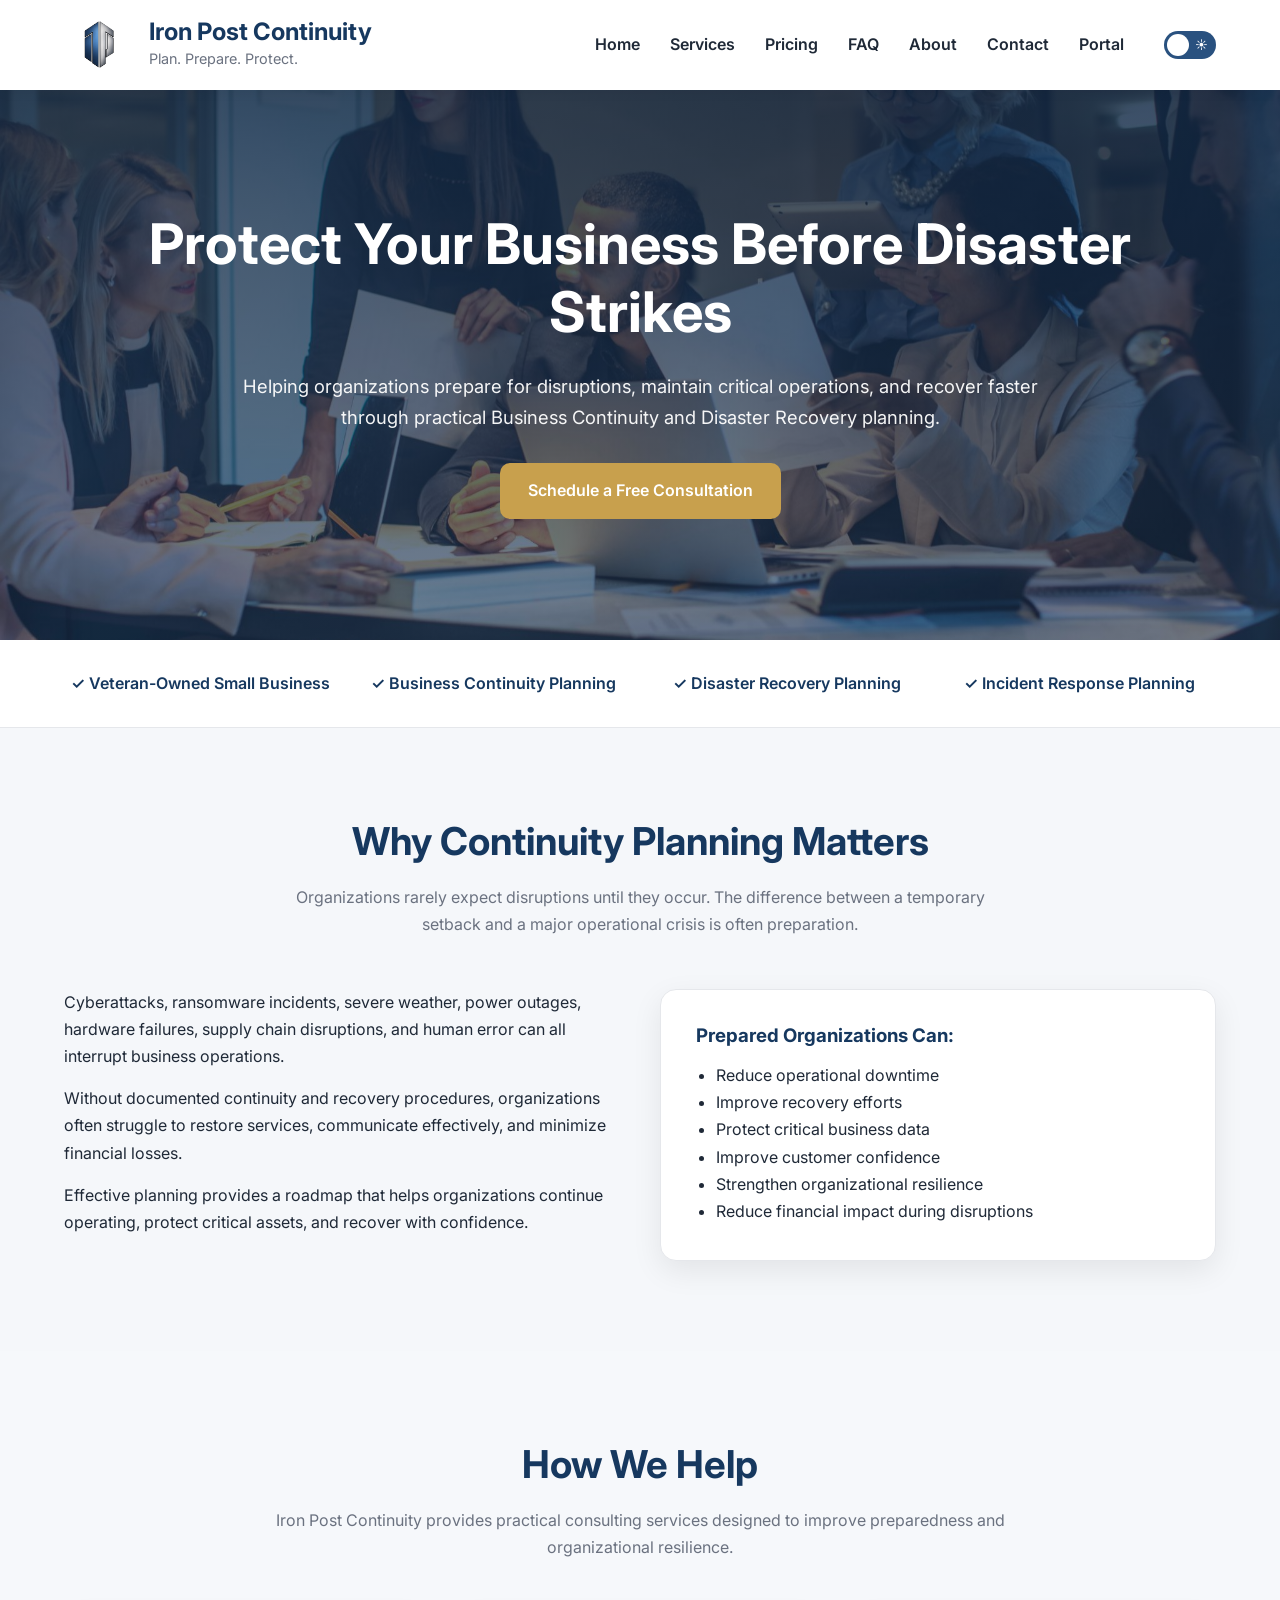
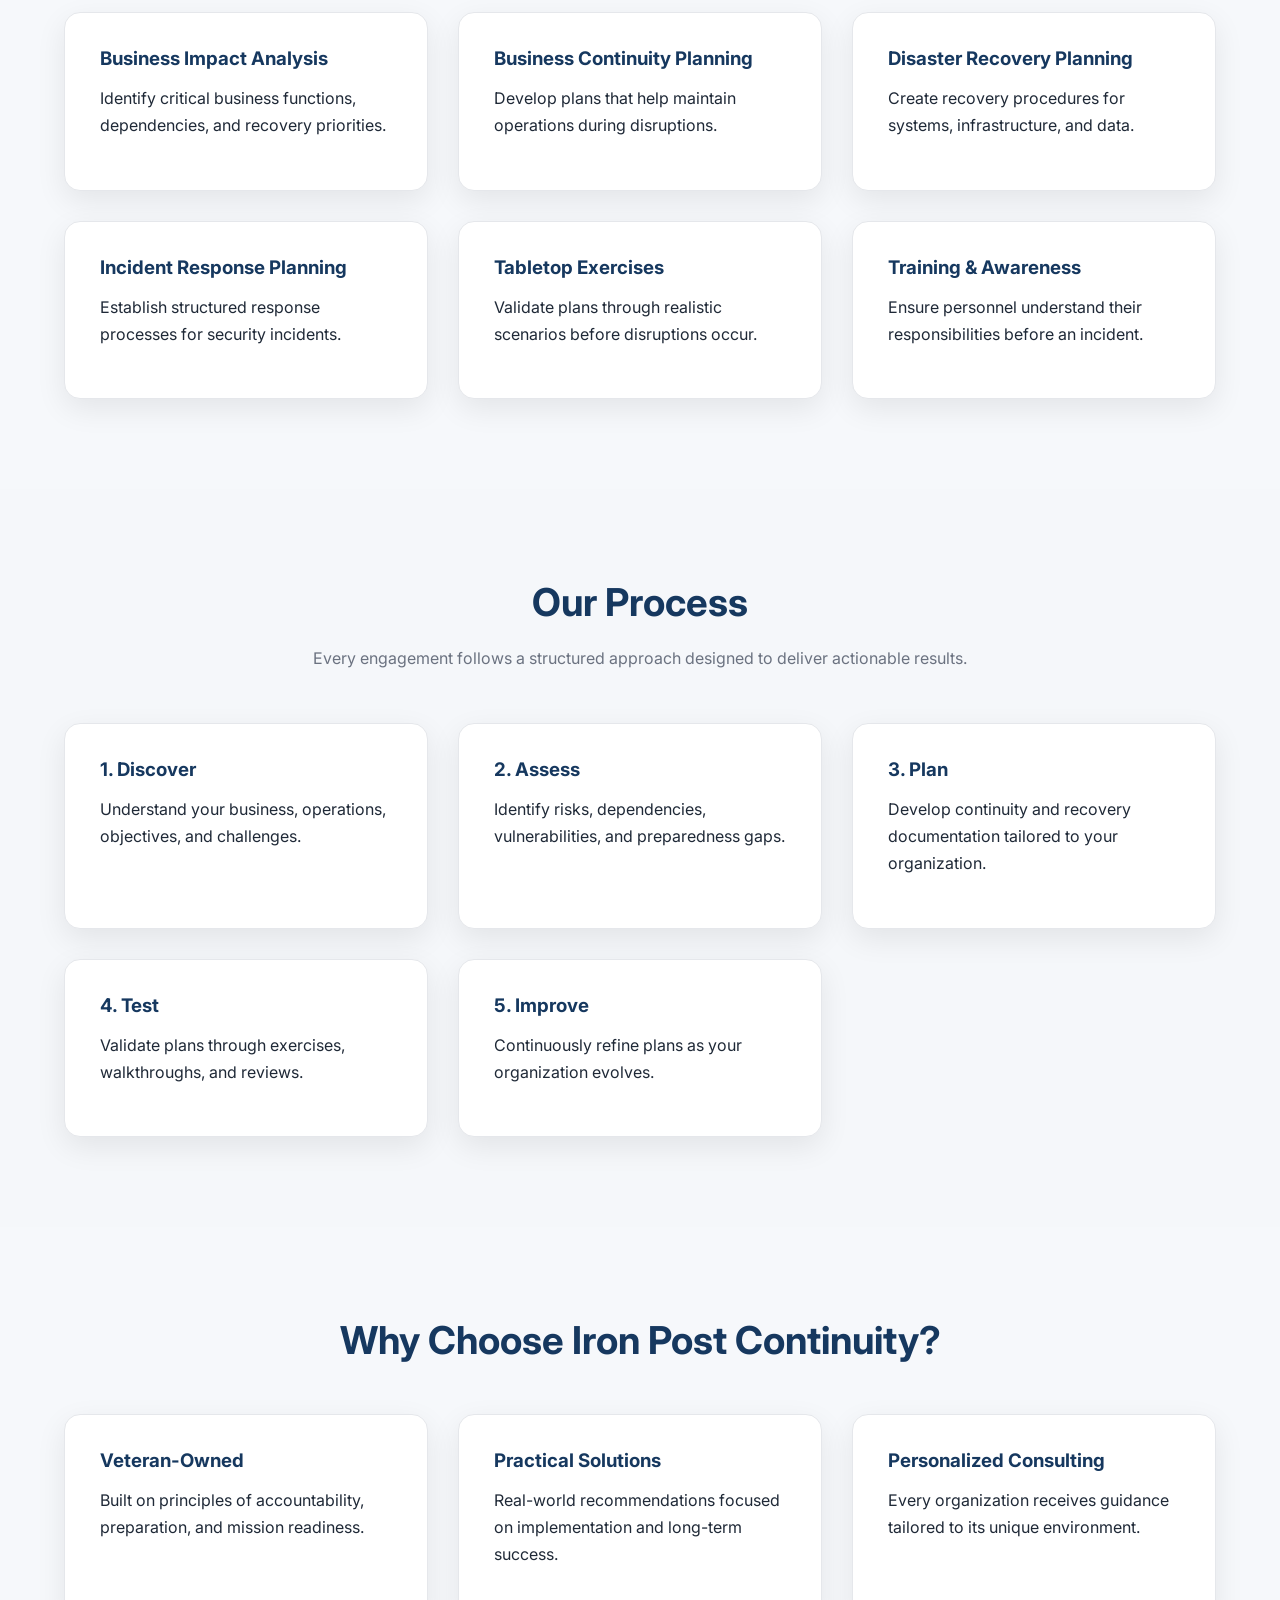
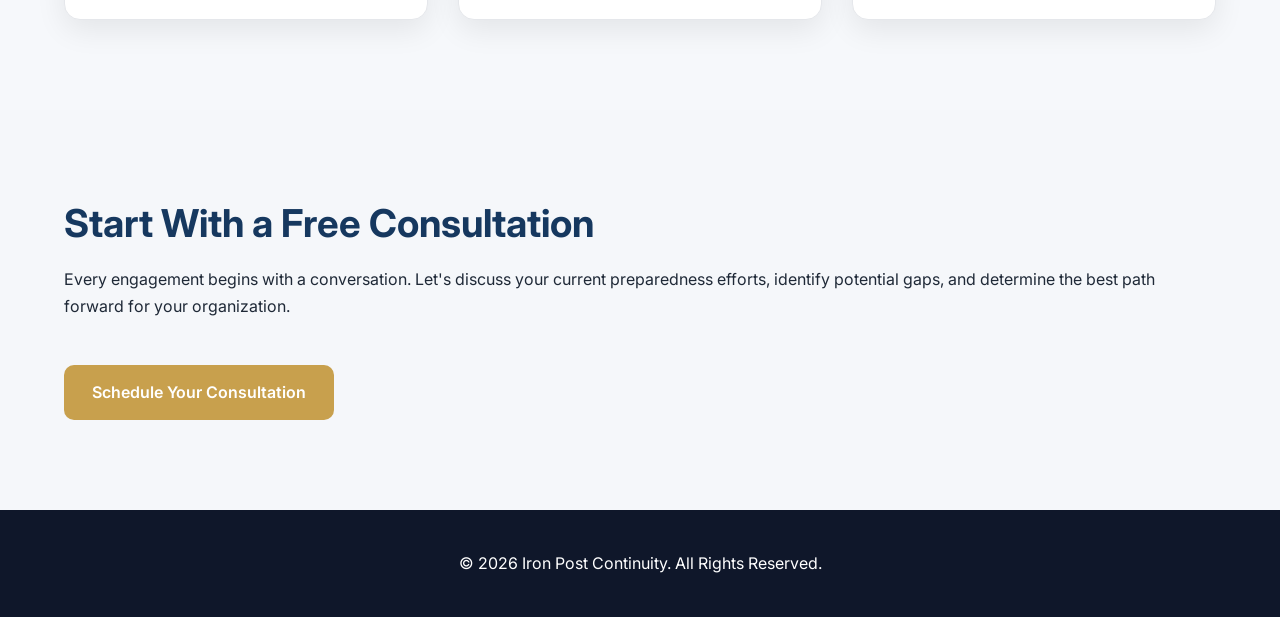
<file: index.html>
<!DOCTYPE html>

<html lang="en">
<head>
    <meta charset="UTF-8">
    <meta name="viewport" content="width=device-width, initial-scale=1.0">
    <title>Iron Post Continuity | Business Continuity & Disaster Recovery Consulting</title>
    <link rel="icon" type="image/png" href="images/favicon.ico">

<link rel="stylesheet" href="css/styles.css">

<link rel="preconnect" href="https://fonts.googleapis.com">
<link rel="preconnect" href="https://fonts.gstatic.com" crossorigin>

<link href="https://fonts.googleapis.com/css2?family=Inter:wght@300;400;500;600;700&display=swap" rel="stylesheet">


</head>

<body>

<header>
    <div class="container nav-container">


    <a href="index.html" class="logo-container">

        <img src="images/logo.png"
             alt="Iron Post Continuity Logo"
             class="logo">

        <div>
            <h1>Iron Post Continuity</h1>
            <p>Plan. Prepare. Protect.</p>
        </div>

    </a>

    <nav>
        <ul>
            <li><a href="index.html">Home</a></li>
            <li><a href="services.html">Services</a></li>
            <li><a href="pricing.html">Pricing</a></li>
            <li><a href="faq.html">FAQ</a></li>
            <li><a href="about.html">About</a></li>
            <li><a href="contact.html">Contact</a></li>
			<li><a href="portal.html">Portal</a></li>
            <li>
                <label class="theme-switch">
                    <input type="checkbox" id="theme-toggle">
                    <span class="slider"></span>
                </label>
            </li>
        </ul>
    </nav>

</div>


</header>

<section class="hero home-hero">


<div class="container hero-content">

    <h2>Protect Your Business Before Disaster Strikes</h2>

    <p>
        Helping organizations prepare for disruptions, maintain
        critical operations, and recover faster through practical
        Business Continuity and Disaster Recovery planning.
    </p>

    <a href="contact.html" class="btn">
        Schedule a Free Consultation
    </a>

</div>


</section>

<section class="trust-bar">


<div class="container trust-grid">

    <div>✓ Veteran-Owned Small Business</div>

    <div>✓ Business Continuity Planning</div>

    <div>✓ Disaster Recovery Planning</div>

    <div>✓ Incident Response Planning</div>

</div>


</section>

<section class="section-light">


<div class="container">

    <div class="section-heading">

        <h2>Why Continuity Planning Matters</h2>

        <p>
            Organizations rarely expect disruptions until they occur.
            The difference between a temporary setback and a major
            operational crisis is often preparation.
        </p>

    </div>

    <div class="two-column-grid">

        <div>

            <p>
                Cyberattacks, ransomware incidents, severe weather,
                power outages, hardware failures, supply chain
                disruptions, and human error can all interrupt
                business operations.
            </p>

            <p>
                Without documented continuity and recovery procedures,
                organizations often struggle to restore services,
                communicate effectively, and minimize financial losses.
            </p>

            <p>
                Effective planning provides a roadmap that helps
                organizations continue operating, protect critical
                assets, and recover with confidence.
            </p>

        </div>

        <div class="card">

            <h3>Prepared Organizations Can:</h3>

            <ul>
                <li>Reduce operational downtime</li>
                <li>Improve recovery efforts</li>
                <li>Protect critical business data</li>
                <li>Improve customer confidence</li>
                <li>Strengthen organizational resilience</li>
                <li>Reduce financial impact during disruptions</li>
            </ul>

        </div>

    </div>

</div>


</section>

<section class="section-dark">


<div class="container">

    <div class="section-heading">

        <h2>How We Help</h2>

        <p>
            Iron Post Continuity provides practical consulting
            services designed to improve preparedness and
            organizational resilience.
        </p>

    </div>

    <div class="cards-grid">

        <div class="card">
            <h3>Business Impact Analysis</h3>
            <p>
                Identify critical business functions,
                dependencies, and recovery priorities.
            </p>
        </div>

        <div class="card">
            <h3>Business Continuity Planning</h3>
            <p>
                Develop plans that help maintain
                operations during disruptions.
            </p>
        </div>

        <div class="card">
            <h3>Disaster Recovery Planning</h3>
            <p>
                Create recovery procedures for
                systems, infrastructure, and data.
            </p>
        </div>

        <div class="card">
            <h3>Incident Response Planning</h3>
            <p>
                Establish structured response
                processes for security incidents.
            </p>
        </div>

        <div class="card">
            <h3>Tabletop Exercises</h3>
            <p>
                Validate plans through realistic
                scenarios before disruptions occur.
            </p>
        </div>

        <div class="card">
            <h3>Training & Awareness</h3>
            <p>
                Ensure personnel understand their
                responsibilities before an incident.
            </p>
        </div>

    </div>

</div>


</section>

<section class="section-light">


<div class="container">

    <div class="section-heading">

        <h2>Our Process</h2>

        <p>
            Every engagement follows a structured approach
            designed to deliver actionable results.
        </p>

    </div>

    <div class="cards-grid">

        <div class="card">
            <h3>1. Discover</h3>
            <p>
                Understand your business, operations,
                objectives, and challenges.
            </p>
        </div>

        <div class="card">
            <h3>2. Assess</h3>
            <p>
                Identify risks, dependencies,
                vulnerabilities, and preparedness gaps.
            </p>
        </div>

        <div class="card">
            <h3>3. Plan</h3>
            <p>
                Develop continuity and recovery
                documentation tailored to your organization.
            </p>
        </div>

        <div class="card">
            <h3>4. Test</h3>
            <p>
                Validate plans through exercises,
                walkthroughs, and reviews.
            </p>
        </div>

        <div class="card">
            <h3>5. Improve</h3>
            <p>
                Continuously refine plans as your
                organization evolves.
            </p>
        </div>

    </div>

</div>


</section>

<section class="section-dark">


<div class="container">

    <div class="section-heading">

        <h2>Why Choose Iron Post Continuity?</h2>

    </div>

    <div class="cards-grid">

        <div class="card">

            <h3>Veteran-Owned</h3>

            <p>
                Built on principles of accountability,
                preparation, and mission readiness.
            </p>

        </div>

        <div class="card">

            <h3>Practical Solutions</h3>

            <p>
                Real-world recommendations focused on
                implementation and long-term success.
            </p>

        </div>

        <div class="card">

            <h3>Personalized Consulting</h3>

            <p>
                Every organization receives guidance
                tailored to its unique environment.
            </p>

        </div>

    </div>

</div>


</section>

<section class="cta-section">


<div class="container">

    <h2>Start With a Free Consultation</h2>

    <p>
        Every engagement begins with a conversation.
        Let's discuss your current preparedness efforts,
        identify potential gaps, and determine the best
        path forward for your organization.
    </p>

    <a href="contact.html" class="btn">
        Schedule Your Consultation
    </a>

</div>


</section>

<footer>


<div class="container">

    <p>
        © 2026 Iron Post Continuity. All Rights Reserved.
    </p>

</div>


</footer>

</body>
<script>
document.addEventListener('DOMContentLoaded', () => {

    const toggle = document.getElementById('theme-toggle');

    if (localStorage.getItem('theme') === 'dark') {
        document.body.classList.add('dark-mode');
        toggle.checked = true;
    }

    toggle.addEventListener('change', () => {

        if (toggle.checked) {
            document.body.classList.add('dark-mode');
            localStorage.setItem('theme', 'dark');
        } else {
            document.body.classList.remove('dark-mode');
            localStorage.setItem('theme', 'light');
        }

    });

});
</script>
</html>
</file>
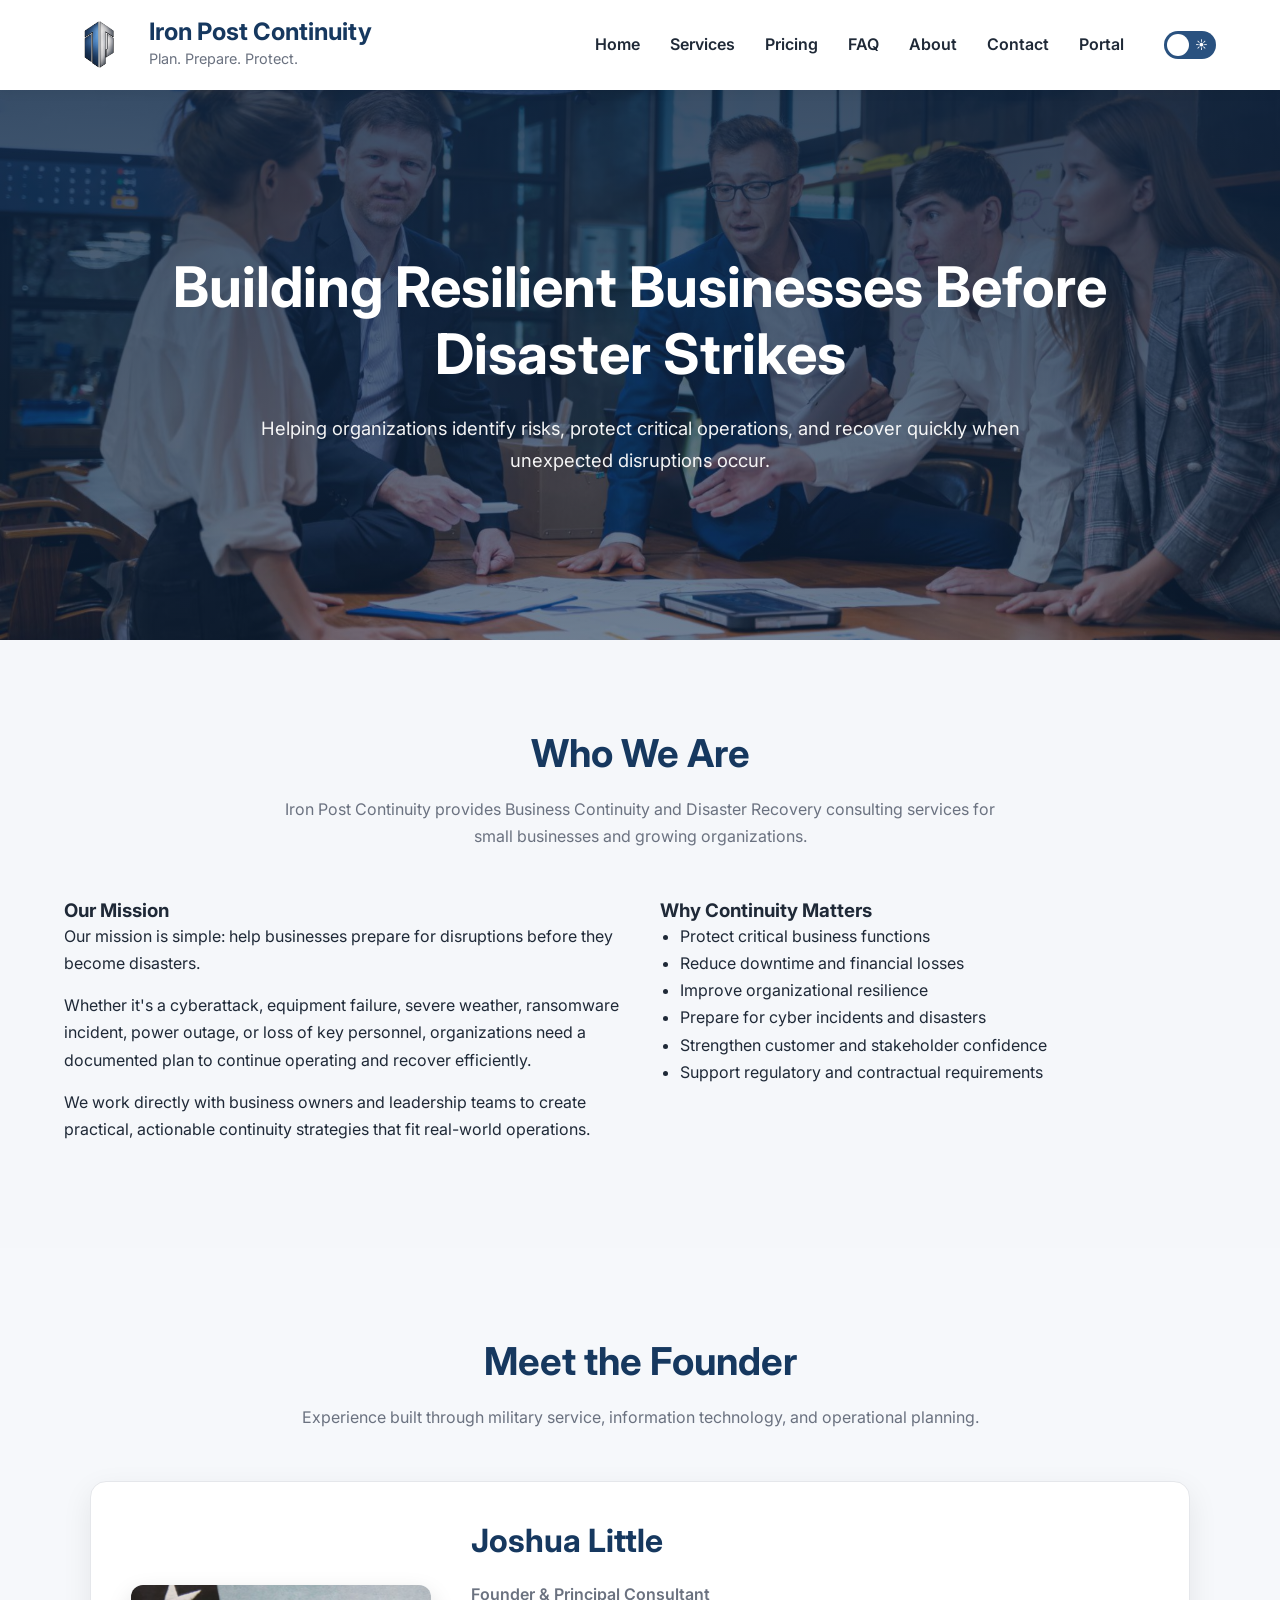
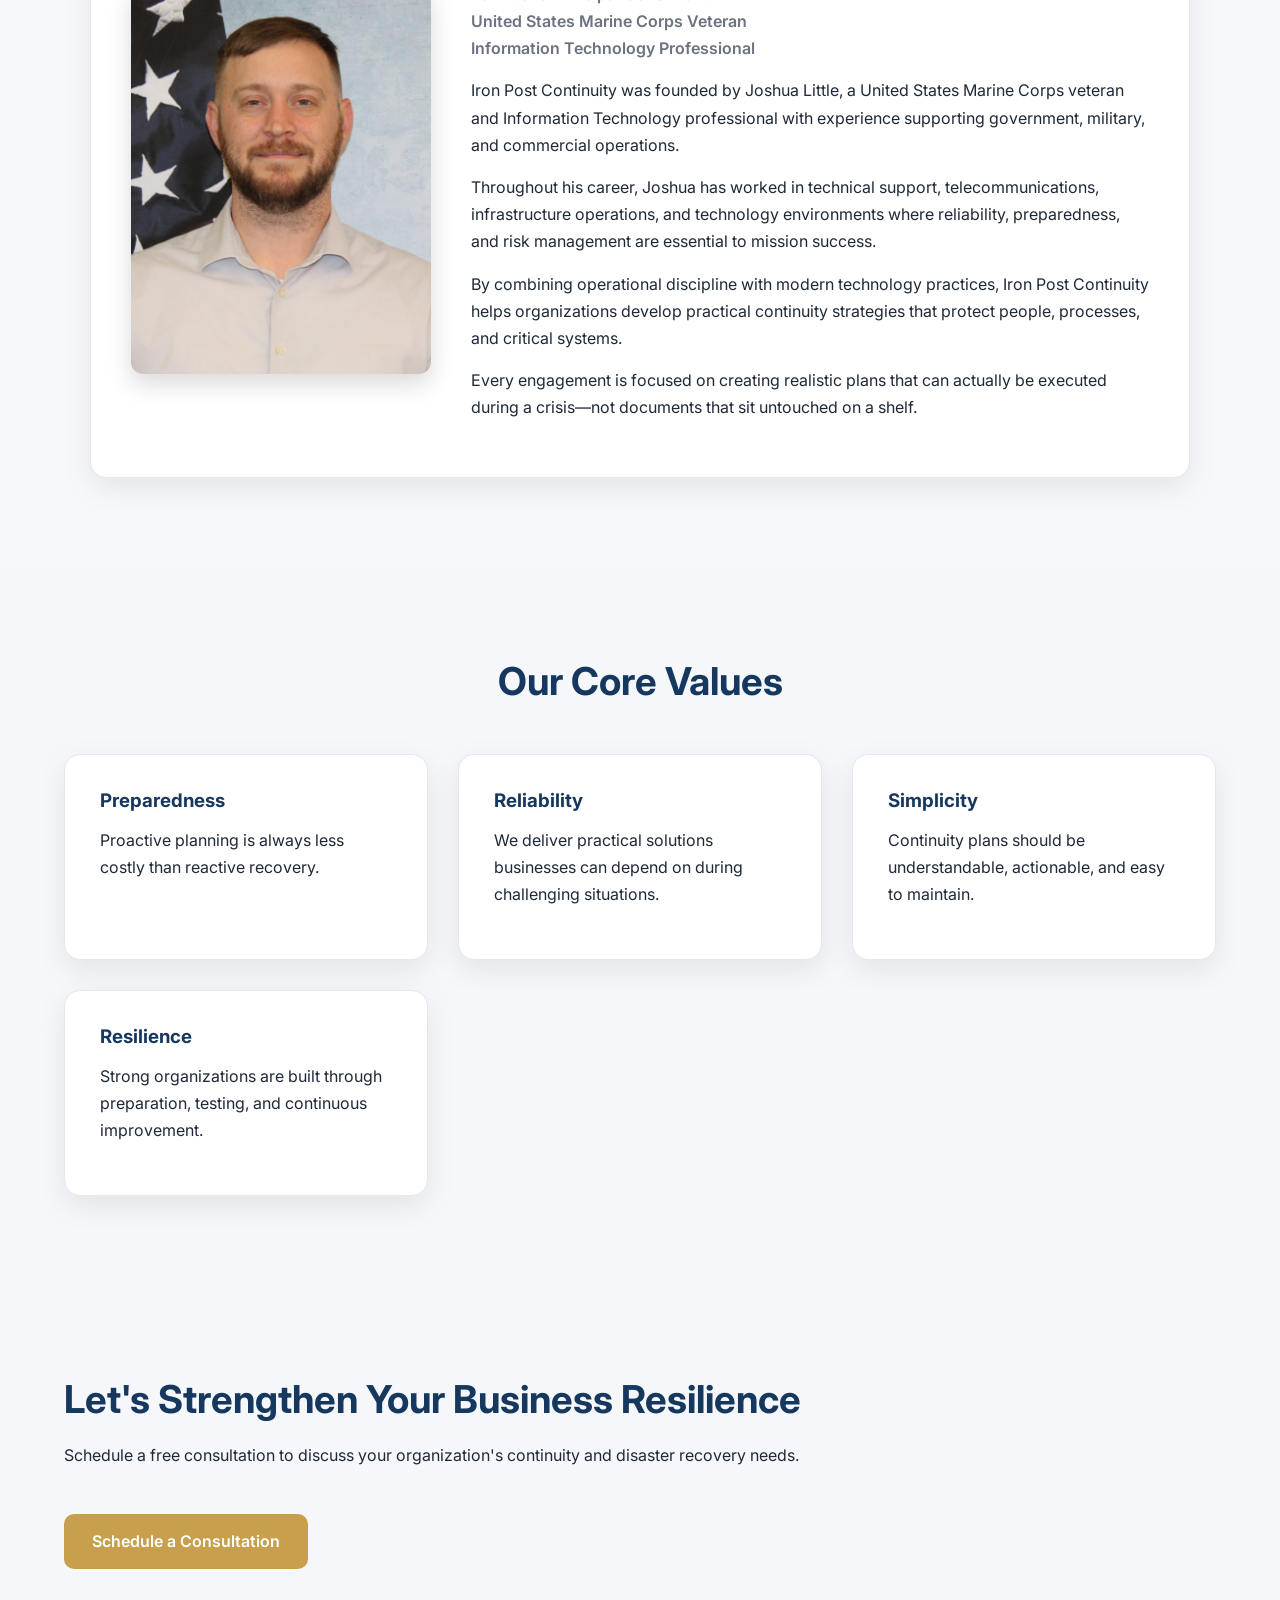
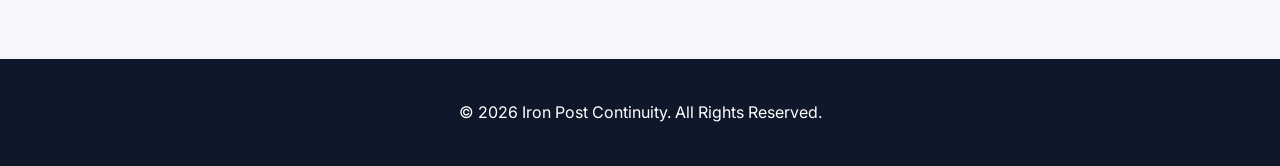
<file: about.html>
<!DOCTYPE html>
<html lang="en">
<head>
    <meta charset="UTF-8">
    <meta name="viewport" content="width=device-width, initial-scale=1.0">
    <title>About Us | Iron Post Continuity</title>
    <link rel="icon" type="image/png" href="images/favicon.ico">
    <link rel="stylesheet" href="css/styles.css">
    <link rel="preconnect" href="https://fonts.googleapis.com">
    <link rel="preconnect" href="https://fonts.gstatic.com" crossorigin>
    <link href="https://fonts.googleapis.com/css2?family=Inter:wght@300;400;500;600;700&display=swap" rel="stylesheet">

</head>
<body>

    <!-- Navigation -->
    <header>
        <div class="container nav-container">
        <a href="index.html" class="logo-container">
            <img src="images/logo.png"
                 alt="Iron Post Continuity Logo"
                 class="logo">

            <div>
                <h1>Iron Post Continuity</h1>
                <p>Plan. Prepare. Protect.</p>
            </div>
        </a>

            <nav>
                <ul>
                    <li><a href="index.html">Home</a></li>
                    <li><a href="services.html">Services</a></li>
                    <li><a href="pricing.html">Pricing</a></li>
                    <li><a href="faq.html">FAQ</a></li>
                    <li><a href="about.html">About</a></li>
                    <li><a href="contact.html">Contact</a></li>
					<li><a href="portal.html">Portal</a></li>
					<li>
                		<label class="theme-switch">
                    		<input type="checkbox" id="theme-toggle">
                    		<span class="slider"></span>
                		</label>
            		</li>
                </ul>
            </nav>
        </div>
    </header>

    <!-- Hero -->
    <section class="page-hero about-hero">
        <div class="container">
            <h2>Building Resilient Businesses Before Disaster Strikes</h2>
            <p>
                Helping organizations identify risks, protect critical operations,
                and recover quickly when unexpected disruptions occur.
            </p>
        </div>
    </section>

    <!-- About Company -->
    <section class="section-light">
        <div class="container">

            <div class="section-heading">
                <h2>Who We Are</h2>
                <p>
                    Iron Post Continuity provides Business Continuity and Disaster Recovery
                    consulting services for small businesses and growing organizations.
                </p>
            </div>

            <div class="two-column-grid">

                <div>
                    <h3>Our Mission</h3>
                    <p>
                        Our mission is simple: help businesses prepare for disruptions
                        before they become disasters.
                    </p>

                    <p>
                        Whether it's a cyberattack, equipment failure, severe weather,
                        ransomware incident, power outage, or loss of key personnel,
                        organizations need a documented plan to continue operating and
                        recover efficiently.
                    </p>

                    <p>
                        We work directly with business owners and leadership teams to
                        create practical, actionable continuity strategies that fit
                        real-world operations.
                    </p>
                </div>

                <div>
                    <h3>Why Continuity Matters</h3>

                    <ul class="feature-list">
                        <li>Protect critical business functions</li>
                        <li>Reduce downtime and financial losses</li>
                        <li>Improve organizational resilience</li>
                        <li>Prepare for cyber incidents and disasters</li>
                        <li>Strengthen customer and stakeholder confidence</li>
                        <li>Support regulatory and contractual requirements</li>
                    </ul>
                </div>

            </div>
        </div>
    </section>

    <!-- Founder Section -->
	<section class="section-dark">

		<div class="container">

			<div class="section-heading">
				<h2>Meet the Founder</h2>

				<p>
					Experience built through military service,
					information technology, and operational planning.
				</p>
			</div>

			<div class="founder-card">
	
				<div class="founder-image">
	
					<img
						src="images/joshlittle.jpg"
						alt="Joshua Little">

				</div>

				<div class="founder-content">

					<h3>Joshua Little</h3>
					<p class="founder-title">
						Founder & Principal Consultant<br>
						United States Marine Corps Veteran<br>
						Information Technology Professional
					</p>
					<p>
						Iron Post Continuity was founded by Joshua Little,
						a United States Marine Corps veteran and Information
						Technology professional with experience supporting
						government, military, and commercial operations.
					</p>

					<p>
						Throughout his career, Joshua has worked in technical
						support, telecommunications, infrastructure operations,
						and technology environments where reliability,
						preparedness, and risk management are essential
						to mission success.
					</p>

					<p>
						By combining operational discipline with modern
						technology practices, Iron Post Continuity helps
						organizations develop practical continuity strategies
						that protect people, processes, and critical systems.
					</p>

					<p>
						Every engagement is focused on creating realistic plans
						that can actually be executed during a crisis—not
						documents that sit untouched on a shelf.
					</p>

				</div>

			</div>

		</div>

	</section>

    <!-- Values -->
    <section class="section-light">
        <div class="container">

            <div class="section-heading">
                <h2>Our Core Values</h2>
            </div>

            <div class="cards-grid">

                <div class="card">
                    <h3>Preparedness</h3>
                    <p>
                        Proactive planning is always less costly than reactive recovery.
                    </p>
                </div>

                <div class="card">
                    <h3>Reliability</h3>
                    <p>
                        We deliver practical solutions businesses can depend on during
                        challenging situations.
                    </p>
                </div>

                <div class="card">
                    <h3>Simplicity</h3>
                    <p>
                        Continuity plans should be understandable, actionable, and easy
                        to maintain.
                    </p>
                </div>

                <div class="card">
                    <h3>Resilience</h3>
                    <p>
                        Strong organizations are built through preparation, testing,
                        and continuous improvement.
                    </p>
                </div>

            </div>

        </div>
    </section>

    <!-- CTA -->
    <section class="cta-section">
        <div class="container">
            <h2>Let's Strengthen Your Business Resilience</h2>

            <p>
                Schedule a free consultation to discuss your organization's continuity
                and disaster recovery needs.
            </p>

            <a href="contact.html" class="btn">
                Schedule a Consultation
            </a>
        </div>
    </section>

    <!-- Footer -->
    <footer>
        <div class="container">
            <p>
                © 2026 Iron Post Continuity. All Rights Reserved.
            </p>
        </div>
    </footer>

</body>
<script>
document.addEventListener('DOMContentLoaded', () => {

    const toggle = document.getElementById('theme-toggle');

    if (localStorage.getItem('theme') === 'dark') {
        document.body.classList.add('dark-mode');
        toggle.checked = true;
    }

    toggle.addEventListener('change', () => {

        if (toggle.checked) {
            document.body.classList.add('dark-mode');
            localStorage.setItem('theme', 'dark');
        } else {
            document.body.classList.remove('dark-mode');
            localStorage.setItem('theme', 'light');
        }

    });

});
</script>
</html>
</file>
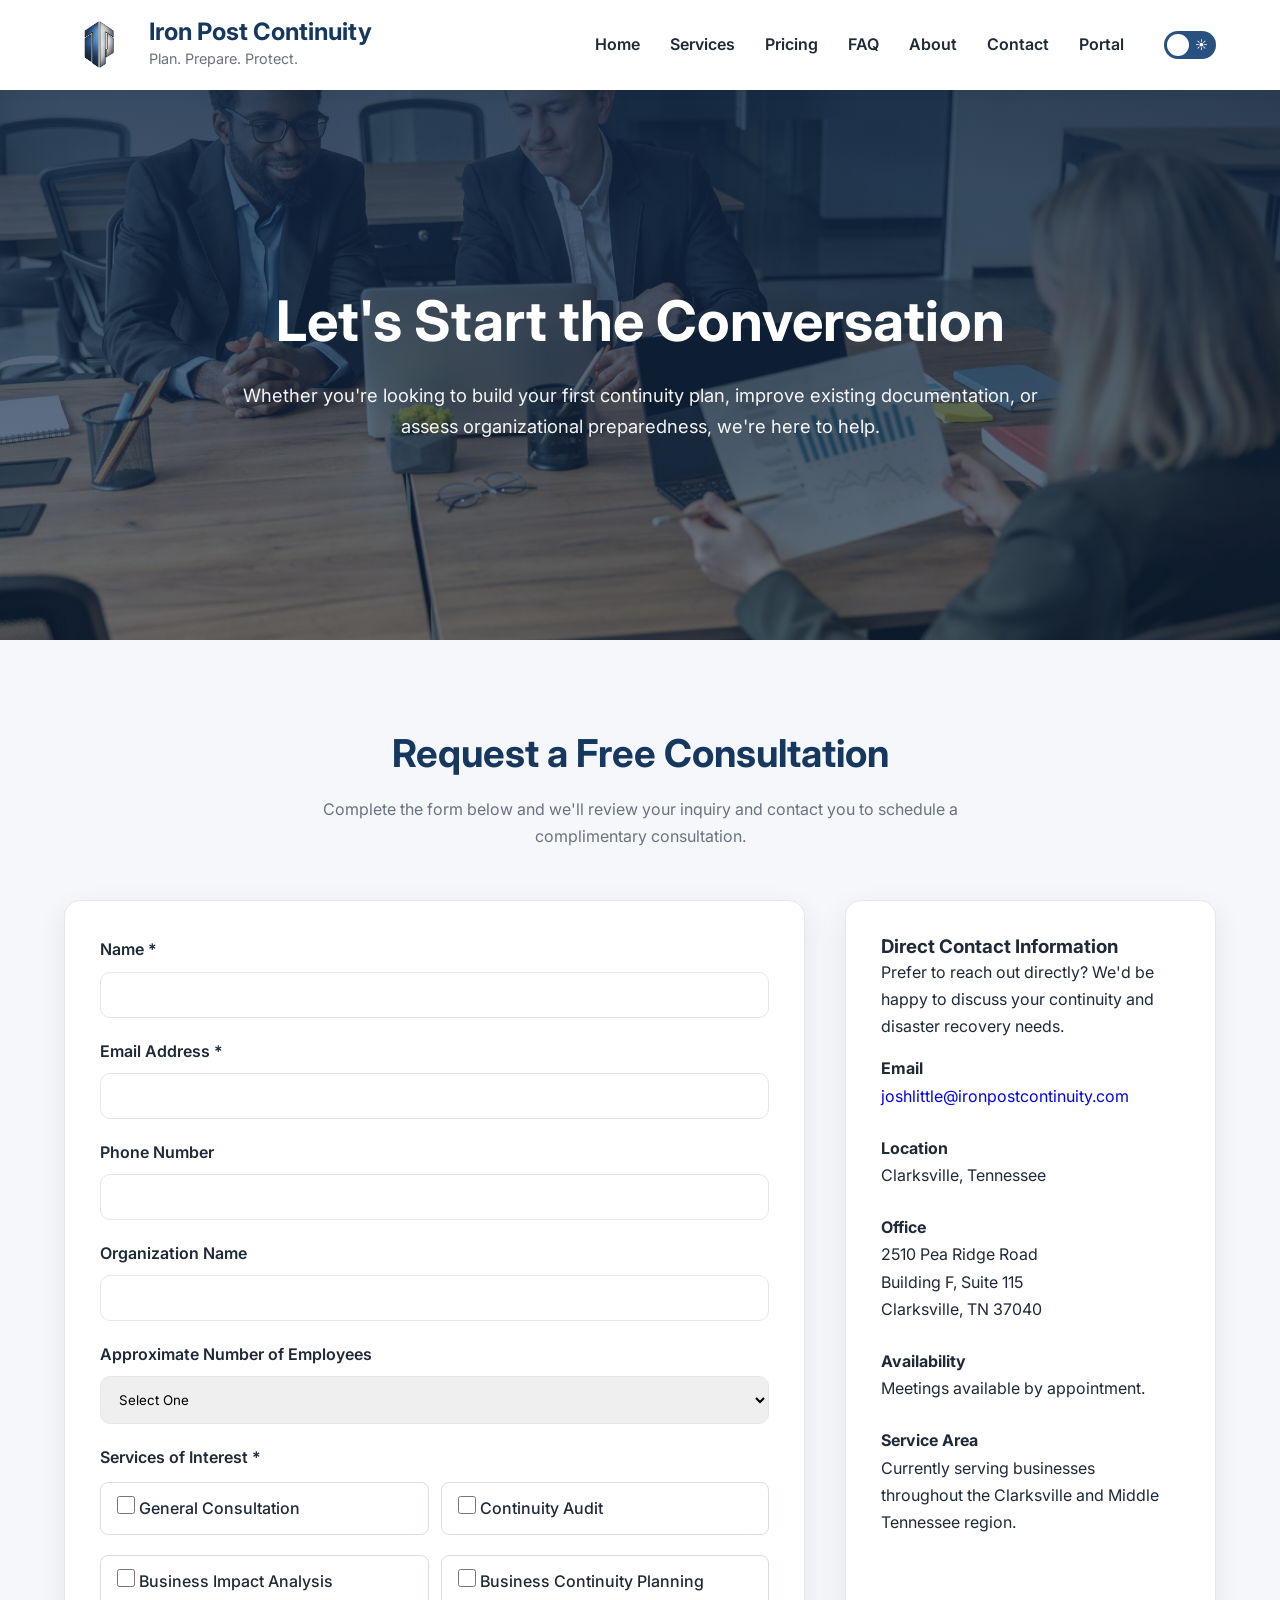
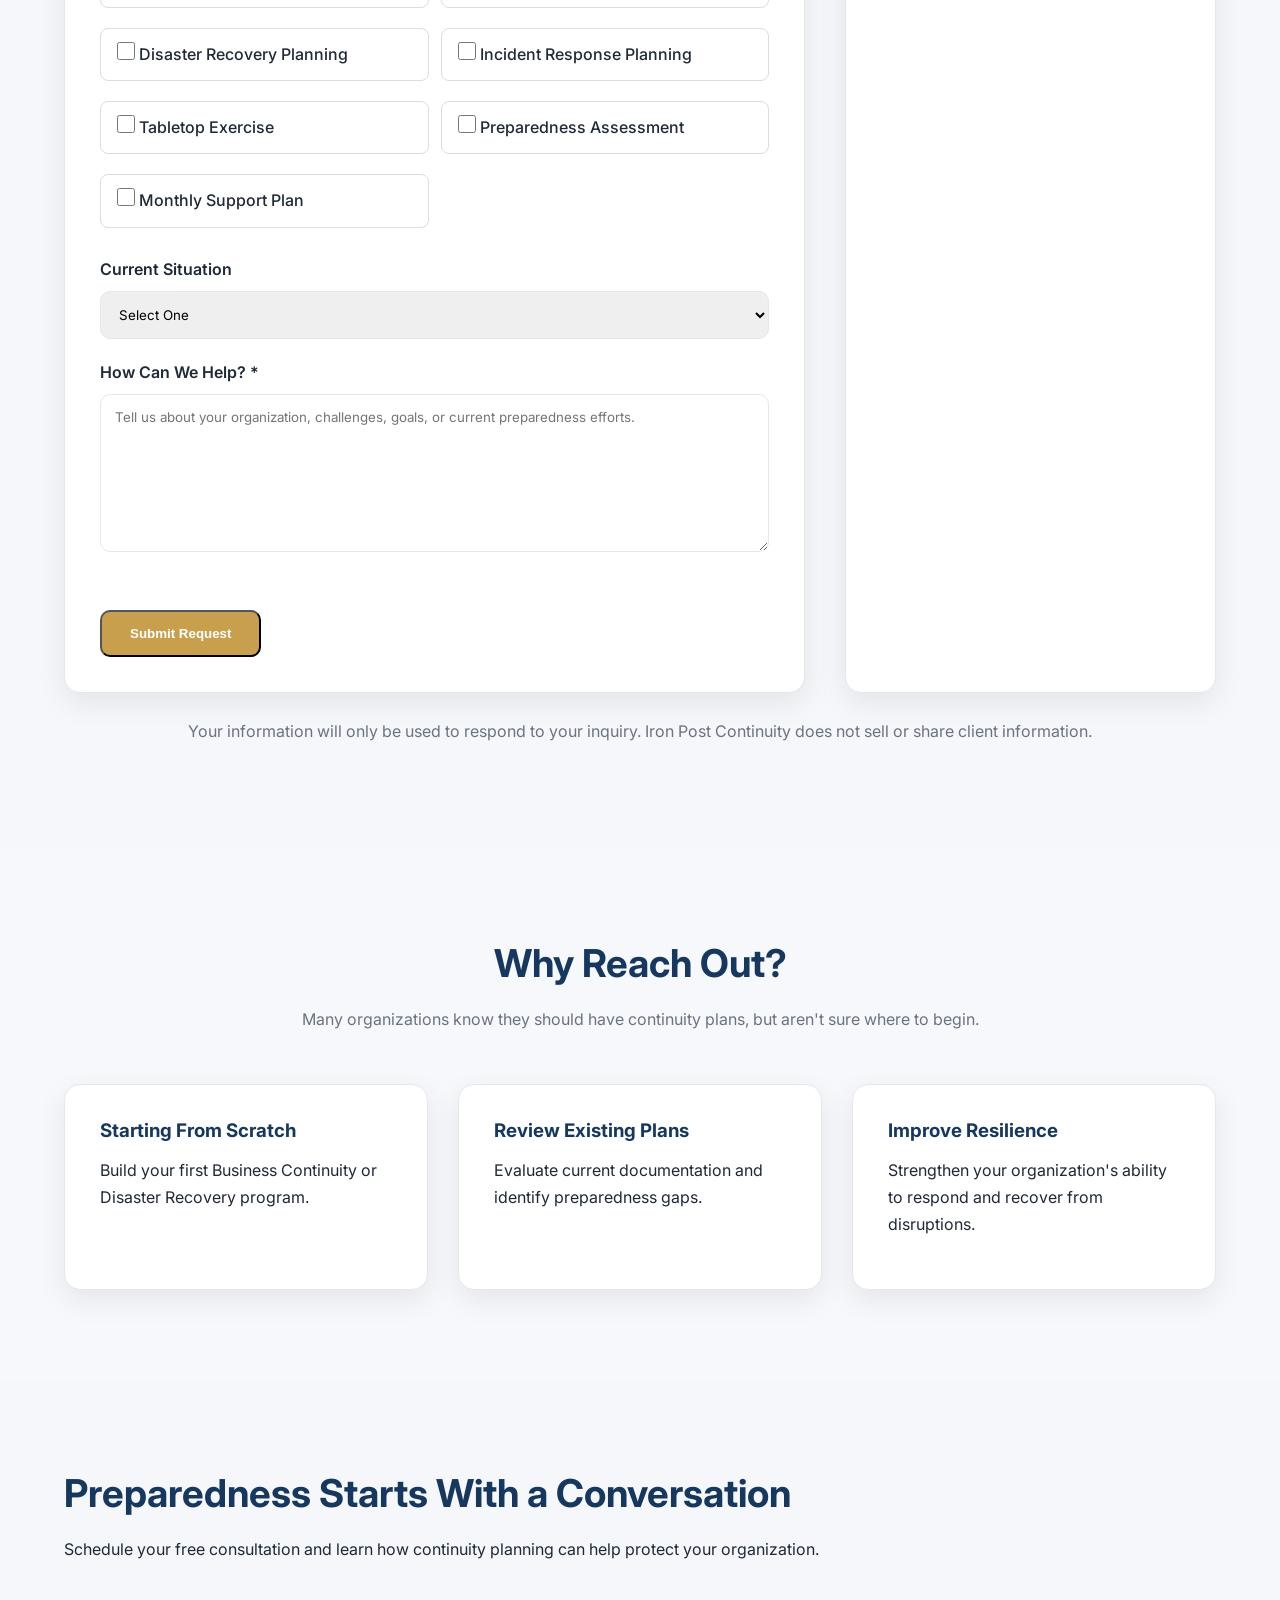
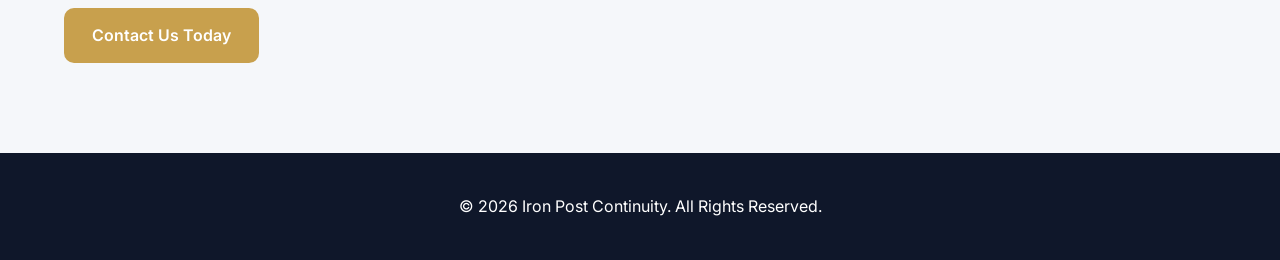
<file: contact.html>
<!DOCTYPE html>

<html lang="en">
<head>
    <meta charset="UTF-8">
    <meta name="viewport" content="width=device-width, initial-scale=1.0">
    <title>Contact Us | Iron Post Continuity</title>
    <link rel="icon" type="image/png" href="images/favicon.ico">

<link rel="stylesheet" href="css/styles.css">

<link rel="preconnect" href="https://fonts.googleapis.com">
<link rel="preconnect" href="https://fonts.gstatic.com" crossorigin>

<link href="https://fonts.googleapis.com/css2?family=Inter:wght@300;400;500;600;700&display=swap" rel="stylesheet">


</head>

<body>

<header>
    <div class="container nav-container">


    <a href="index.html" class="logo-container">
        <img src="images/logo.png"
             alt="Iron Post Continuity Logo"
             class="logo">

        <div>
            <h1>Iron Post Continuity</h1>
            <p>Plan. Prepare. Protect.</p>
        </div>
    </a>

    <nav>
        <ul>
            <li><a href="index.html">Home</a></li>
            <li><a href="services.html">Services</a></li>
            <li><a href="pricing.html">Pricing</a></li>
            <li><a href="faq.html">FAQ</a></li>
            <li><a href="about.html">About</a></li>
            <li><a href="contact.html">Contact</a></li>
			<li><a href="portal.html">Portal</a></li>
            <li>
                <label class="theme-switch">
                	<input type="checkbox" id="theme-toggle">
                    <span class="slider"></span>
                </label>
            </li>
        </ul>
    </nav>

</div>


</header>

<section class="page-hero contact-hero">
    <div class="container">


    <h2>Let's Start the Conversation</h2>

    <p>
        Whether you're looking to build your first continuity plan,
        improve existing documentation, or assess organizational
        preparedness, we're here to help.
    </p>

</div>


</section>

<section class="section-light">


<div class="container">

    <div class="section-heading">
        <h2>Request a Free Consultation</h2>

        <p>
            Complete the form below and we'll review your inquiry
            and contact you to schedule a complimentary consultation.
        </p>
    </div>

    <div class="contact-layout">

        <div class="contact-form-card">

            <form
                id="contact-form"
                class="contact-form"
                action="https://formspree.io/f/xrevqdqw"
                method="POST">

                <input
                    type="hidden"
                    name="_subject"
                    value="New Website Inquiry - Iron Post Continuity">

                <div class="form-group">
                    <label for="name">Name *</label>
                    <input
                        type="text"
                        id="name"
                        name="name"
                        required>
                </div>

                <div class="form-group">
                    <label for="email">Email Address *</label>
                    <input
                        type="email"
                        id="email"
                        name="email"
                        required>
                </div>

                <div class="form-group">
                    <label for="phone">Phone Number</label>
                    <input
                        type="tel"
                        id="phone"
                        name="phone">
                </div>

                <div class="form-group">
                    <label for="company">Organization Name</label>
                    <input
                        type="text"
                        id="company"
                        name="company">
                </div>

                <div class="form-group">
                    <label for="employees">
                        Approximate Number of Employees
                    </label>

                    <select
                        id="employees"
                        name="employees">

                        <option value="">Select One</option>
                        <option>1-10</option>
                        <option>11-25</option>
                        <option>26-50</option>
                        <option>51-100</option>
                        <option>101-250</option>
                        <option>251+</option>

                    </select>
                </div>

                <div class="form-group">
                    <label>Services of Interest *</label>

                    <div class="service-grid">
                        <label class="service-option">
                            <input type="checkbox" name="service[]" value="General Consultation">
                            <span>General Consultation</span>
                        </label>

                        <label class="service-option">
                            <input type="checkbox" name="service[]" value="Continuity Audit">
                            <span>Continuity Audit</span>
                        </label>

                        <label class="service-option">
                            <input type="checkbox" name="service[]" value="Business Impact Analysis">
                            <span>Business Impact Analysis</span>
                        </label>

                        <label class="service-option">
                            <input type="checkbox" name="service[]" value="Business Continuity Planning">
                            <span>Business Continuity Planning</span>
                        </label>

                        <label class="service-option">
                            <input type="checkbox" name="service[]" value="Disaster Recovery Planning">
                            <span>Disaster Recovery Planning</span>
                        </label>

                        <label class="service-option">
                            <input type="checkbox" name="service[]" value="Incident Response Planning">
                            <span>Incident Response Planning</span>
                        </label>
    
                        <label class="service-option">
                            <input type="checkbox" name="service[]" value="Tabletop Exercise">
                            <span>Tabletop Exercise</span>
                        </label>

                        <label class="service-option">
                            <input type="checkbox" name="service[]" value="Preparedness Assessment">
                            <span>Preparedness Assessment</span>
                        </label>

                        <label class="service-option">
                            <input type="checkbox" name="service[]" value="Monthly Support Plan">
                            <span>Monthly Support Plan</span>
                        </label>
                    </div>
                </div>

                <div id="service-error" class="error-message"></div>
                
                <div class="form-group">
                    <label for="urgency">
                        Current Situation
                    </label>

                    <select
                        id="urgency"
                        name="urgency">

                        <option value="">Select One</option>

                        <option>Planning Ahead</option>
                        <option>Updating Existing Plans</option>
                        <option>Preparing for Compliance Requirements</option>
                        <option>Recent Incident or Outage</option>
                        <option>Need Immediate Assistance</option>

                    </select>
                </div>

                <div class="form-group">
                    <label for="message">
                        How Can We Help? *
                    </label>

                    <textarea
                        id="message"
                        name="message"
                        rows="8"
                        required
                        placeholder="Tell us about your organization, challenges, goals, or current preparedness efforts."></textarea>
                </div>

                <button
                    type="submit"
                    class="btn">

                    Submit Request

                </button>

            </form>

            <div id="form-status"></div>

        </div>

        <div class="contact-info-card">

            <h3>Direct Contact Information</h3>

            <p>
                Prefer to reach out directly? We'd be happy to
                discuss your continuity and disaster recovery needs.
            </p>

            <div class="contact-item">
                <strong>Email</strong>
                <p>
                    <a href="mailto:joshlittle@ironpostcontinuity.com">
                        joshlittle@ironpostcontinuity.com
                    </a>
                </p>
            </div>

            <div class="contact-item">
                <strong>Location</strong>
                <p>
                    Clarksville, Tennessee
                </p>
            </div>

            <div class="contact-item">
                <strong>Office</strong>
                <p>
                    2510 Pea Ridge Road<br>
                    Building F, Suite 115<br>
                    Clarksville, TN 37040
                </p>
            </div>

            <div class="contact-item">
                <strong>Availability</strong>
                <p>
                    Meetings available by appointment.
                </p>
            </div>

            <div class="contact-item">
                <strong>Service Area</strong>
                <p>
                    Currently serving businesses throughout the
                    Clarksville and Middle Tennessee region.
                </p>
            </div>

        </div>

    </div>

    <p class="privacy-note">
        Your information will only be used to respond to your inquiry.
        Iron Post Continuity does not sell or share client information.
    </p>

</div>


</section>

<section class="section-dark">


<div class="container">

    <div class="section-heading">
        <h2>Why Reach Out?</h2>

        <p>
            Many organizations know they should have continuity plans,
            but aren't sure where to begin.
        </p>
    </div>

    <div class="cards-grid">

        <div class="card">
            <h3>Starting From Scratch</h3>

            <p>
                Build your first Business Continuity or Disaster
                Recovery program.
            </p>
        </div>

        <div class="card">
            <h3>Review Existing Plans</h3>

            <p>
                Evaluate current documentation and identify
                preparedness gaps.
            </p>
        </div>

        <div class="card">
            <h3>Improve Resilience</h3>

            <p>
                Strengthen your organization's ability to respond
                and recover from disruptions.
            </p>
        </div>

    </div>

</div>


</section>

<section class="cta-section">


<div class="container">

    <h2>Preparedness Starts With a Conversation</h2>

    <p>
        Schedule your free consultation and learn how continuity
        planning can help protect your organization.
    </p>

    <a href="#contact-form" class="btn">
        Contact Us Today
    </a>

</div>


</section>

<footer>


<div class="container">

    <p>
        © 2026 Iron Post Continuity. All Rights Reserved.
    </p>

</div>


</footer>

<script>
const form = document.getElementById('contact-form');
const status = document.getElementById('form-status');

form.addEventListener('submit', async (e) => {
    e.preventDefault();

    const checked = document.querySelectorAll(
        'input[name="service[]"]:checked'
    );

    const error = document.getElementById("service-error");

    if (checked.length === 0) {
        error.textContent =
            "Please select at least one service.";

        return;
    }

    error.textContent = "";

    const response = await fetch(form.action, {
        method: 'POST',
        body: new FormData(form),
        headers: {
            'Accept': 'application/json'
        }
    });

    if (response.ok) {
        status.innerHTML =
            '<p style="color:green;font-weight:600;margin-top:20px;">✓ Thank you! Your message has been sent successfully.</p>';

        form.reset();
    } else {
        status.innerHTML =
            '<p style="color:red;font-weight:600;margin-top:20px;">Something went wrong. Please try again later.</p>';
    }
});
</script>

</body>
<script>
document.addEventListener('DOMContentLoaded', () => {

    const toggle = document.getElementById('theme-toggle');

    if (localStorage.getItem('theme') === 'dark') {
        document.body.classList.add('dark-mode');
        toggle.checked = true;
    }

    toggle.addEventListener('change', () => {

        if (toggle.checked) {
            document.body.classList.add('dark-mode');
            localStorage.setItem('theme', 'dark');
        } else {
            document.body.classList.remove('dark-mode');
            localStorage.setItem('theme', 'light');
        }

    });

});
</script>
</html>
</file>
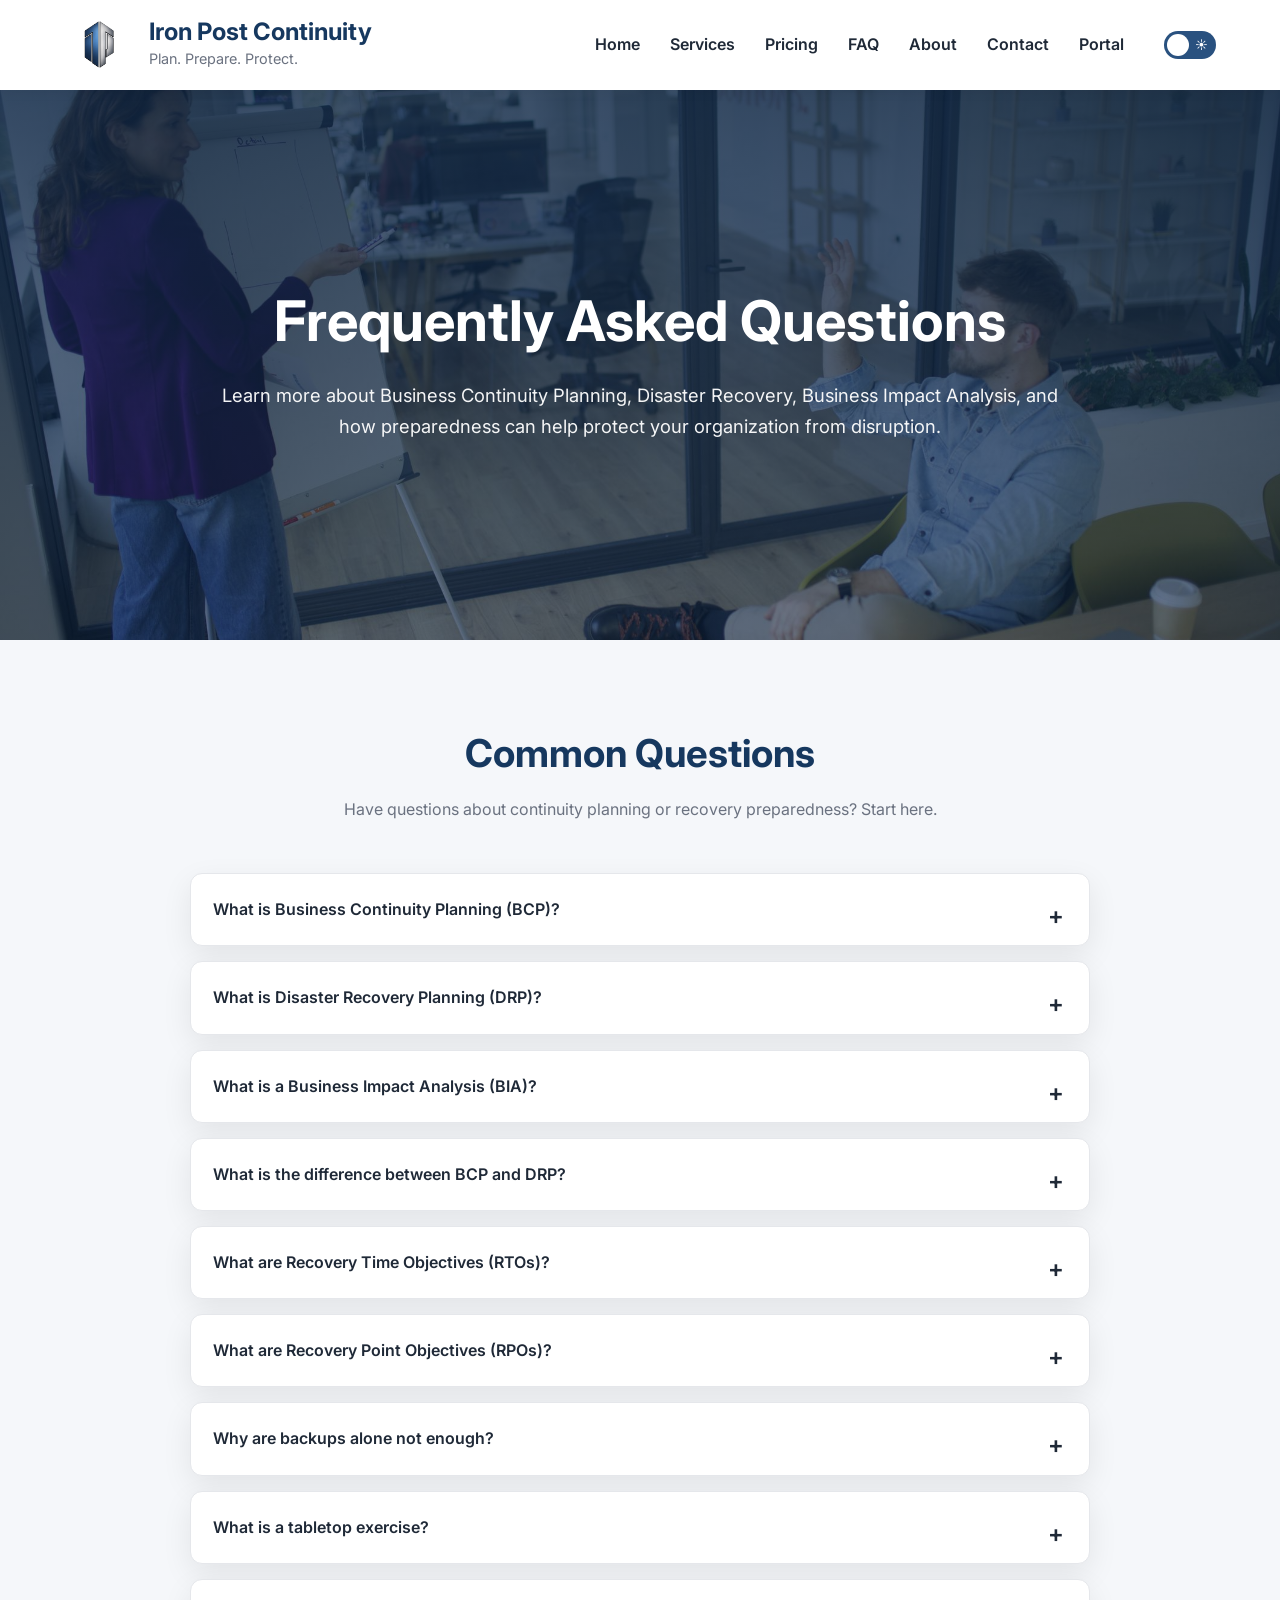
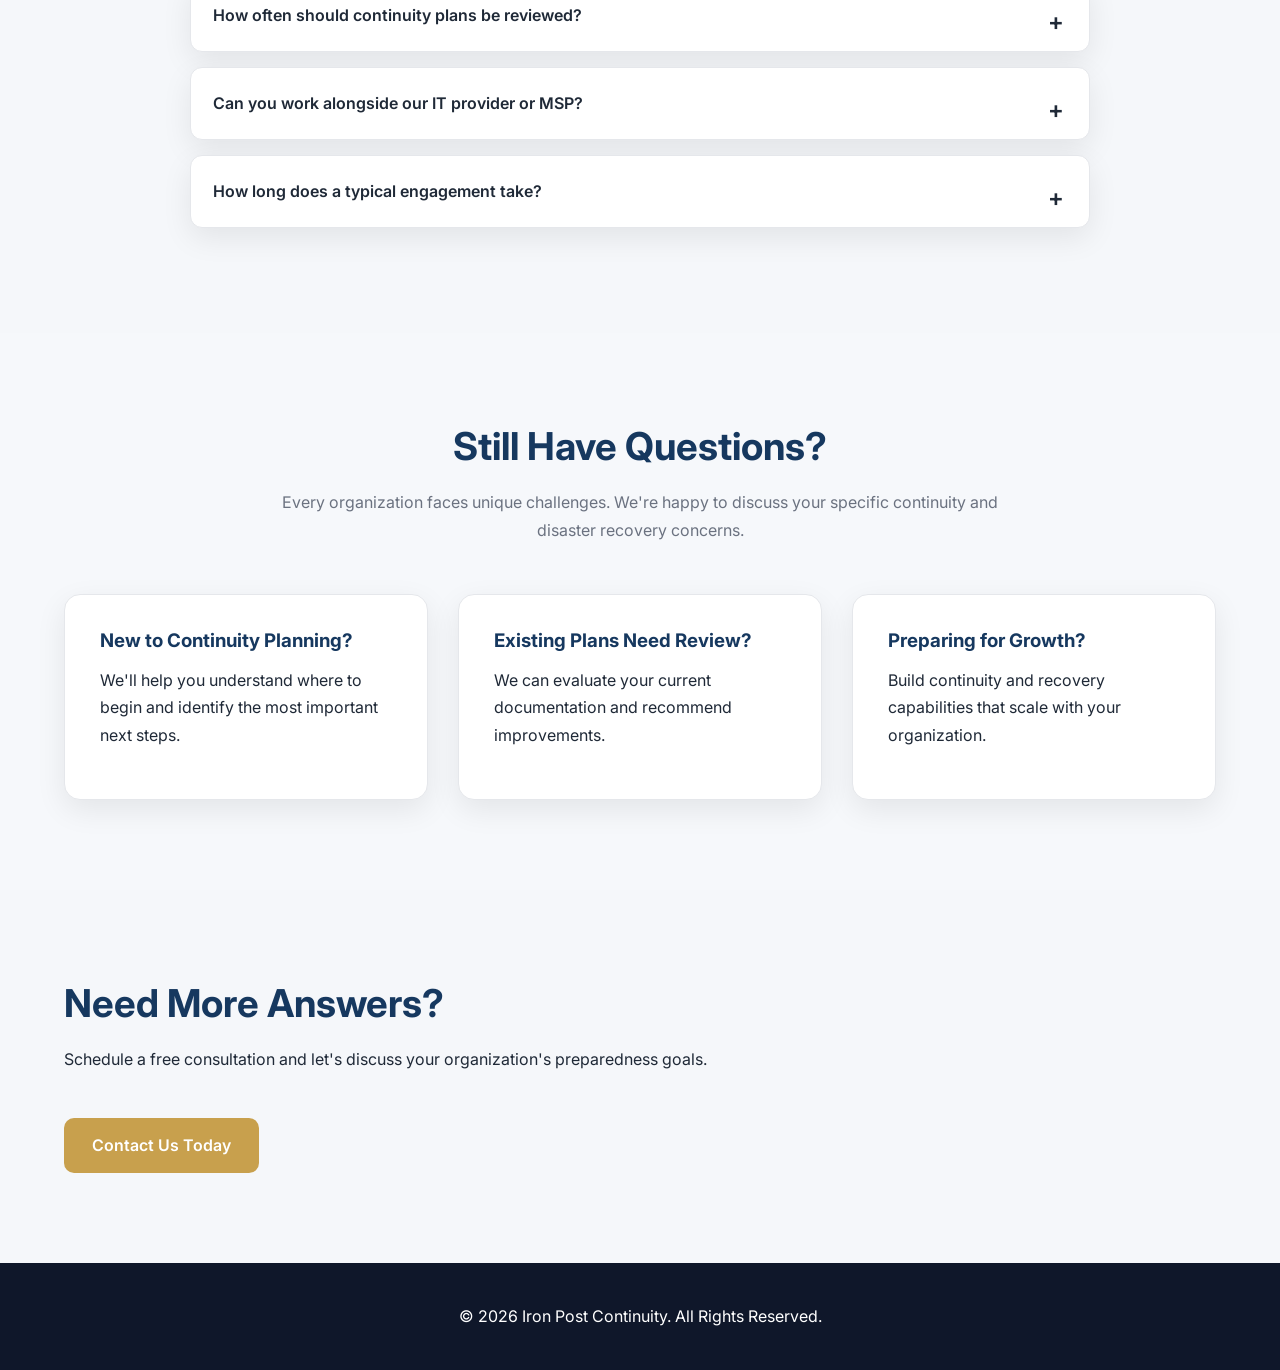
<file: faq.html>
<!DOCTYPE html>

<html lang="en">
<head>
    <meta charset="UTF-8">
    <meta name="viewport" content="width=device-width, initial-scale=1.0">
    <title>Frequently Asked Questions | Iron Post Continuity</title>
    <link rel="icon" type="image/png" href="images/favicon.ico">

<link rel="stylesheet" href="css/styles.css">

<link rel="preconnect" href="https://fonts.googleapis.com">
<link rel="preconnect" href="https://fonts.gstatic.com" crossorigin>

<link href="https://fonts.googleapis.com/css2?family=Inter:wght@300;400;500;600;700&display=swap" rel="stylesheet">


</head>

<body>

<header>
    <div class="container nav-container">


    <a href="index.html" class="logo-container">
        <img src="images/logo.png"
             alt="Iron Post Continuity Logo"
             class="logo">

        <div>
            <h1>Iron Post Continuity</h1>
            <p>Plan. Prepare. Protect.</p>
        </div>
    </a>

    <nav>
        <ul>
            <li><a href="index.html">Home</a></li>
            <li><a href="services.html">Services</a></li>
            <li><a href="pricing.html">Pricing</a></li>
            <li><a href="faq.html">FAQ</a></li>
            <li><a href="about.html">About</a></li>
            <li><a href="contact.html">Contact</a></li>
			<li><a href="portal.html">Portal</a></li>
            <li>
                <label class="theme-switch">
                    <input type="checkbox" id="theme-toggle">
                    <span class="slider"></span>
                </label>
            </li>
        </ul>
    </nav>

</div>


</header>

<section class="page-hero faq-hero">
    <div class="container">


    <h2>Frequently Asked Questions</h2>

    <p>
        Learn more about Business Continuity Planning, Disaster Recovery,
        Business Impact Analysis, and how preparedness can help protect
        your organization from disruption.
    </p>

</div>


</section>

<section class="section-light">


<div class="container">

    <div class="section-heading">

        <h2>Common Questions</h2>

        <p>
            Have questions about continuity planning or recovery
            preparedness? Start here.
        </p>

    </div>

    <div class="faq-container">

        <details class="faq-item">
            <summary>What is Business Continuity Planning (BCP)?</summary>

            <div class="faq-content">
                <p>
                    Business Continuity Planning (BCP) is the process
                    of creating documented procedures that allow an
                    organization to continue operating during and after
                    a disruption.
                </p>

                <p>
                    Continuity plans help organizations prepare for
                    cyberattacks, power outages, severe weather,
                    equipment failures, supply chain disruptions,
                    and other operational incidents.
                </p>
            </div>
        </details>

        <details class="faq-item">
            <summary>What is Disaster Recovery Planning (DRP)?</summary>

            <div class="faq-content">
                <p>
                    Disaster Recovery Planning focuses on restoring
                    systems, applications, infrastructure, and data
                    following an outage or disaster.
                </p>

                <p>
                    While Business Continuity keeps the business
                    operating, Disaster Recovery restores the
                    technology supporting those operations.
                </p>
            </div>
        </details>

        <details class="faq-item">
            <summary>What is a Business Impact Analysis (BIA)?</summary>

            <div class="faq-content">
                <p>
                    A Business Impact Analysis identifies critical
                    business functions and evaluates the operational,
                    financial, legal, and reputational impacts of
                    downtime.
                </p>

                <p>
                    The BIA often serves as the foundation for all
                    continuity and recovery planning efforts.
                </p>
            </div>
        </details>

        <details class="faq-item">
            <summary>What is the difference between BCP and DRP?</summary>

            <div class="faq-content">
                <p>
                    Business Continuity Planning focuses on maintaining
                    operations during a disruption.
                </p>

                <p>
                    Disaster Recovery Planning focuses on restoring
                    systems, infrastructure, and data after a disruption.
                </p>

                <p>
                    Together, they form a comprehensive resilience strategy.
                </p>
            </div>
        </details>

        <details class="faq-item">
            <summary>What are Recovery Time Objectives (RTOs)?</summary>

            <div class="faq-content">
                <p>
                    Recovery Time Objectives define the maximum
                    acceptable amount of downtime for a process,
                    application, or system.
                </p>

                <p>
                    If a system has an RTO of four hours, recovery
                    efforts should restore it within four hours of
                    the disruption.
                </p>
            </div>
        </details>

        <details class="faq-item">
            <summary>What are Recovery Point Objectives (RPOs)?</summary>

            <div class="faq-content">
                <p>
                    Recovery Point Objectives define the maximum
                    amount of data loss an organization is willing
                    to accept following a disruption.
                </p>

                <p>
                    An RPO of one hour means backup and recovery
                    capabilities should limit data loss to no more
                    than one hour.
                </p>
            </div>
        </details>

        <details class="faq-item">
            <summary>Why are backups alone not enough?</summary>

            <div class="faq-content">
                <p>
                    Backups are only one part of a recovery strategy.
                </p>

                <p>
                    Organizations also need documented recovery
                    procedures, communication plans, personnel
                    responsibilities, vendor contacts, and continuity
                    strategies to effectively recover from disruption.
                </p>
            </div>
        </details>

        <details class="faq-item">
            <summary>What is a tabletop exercise?</summary>

            <div class="faq-content">
                <p>
                    A tabletop exercise is a discussion-based
                    simulation used to validate plans and identify
                    preparedness gaps before an actual incident occurs.
                </p>

                <p>
                    Participants work through realistic scenarios and
                    discuss how they would respond using current plans
                    and procedures.
                </p>
            </div>
        </details>

        <details class="faq-item">
            <summary>How often should continuity plans be reviewed?</summary>

            <div class="faq-content">
                <p>
                    Plans should be reviewed at least annually.
                </p>

                <p>
                    They should also be updated whenever significant
                    changes occur to personnel, facilities, technology,
                    vendors, or business operations.
                </p>
            </div>
        </details>

        <details class="faq-item">
            <summary>Can you work alongside our IT provider or MSP?</summary>

            <div class="faq-content">
                <p>
                    Absolutely.
                </p>

                <p>
                    We regularly collaborate with internal IT teams,
                    managed service providers, cybersecurity vendors,
                    and organizational leadership to develop continuity
                    and recovery strategies.
                </p>
            </div>
        </details>

        <details class="faq-item">
            <summary>How long does a typical engagement take?</summary>

            <div class="faq-content">
                <p>
                    Timelines depend on organizational size and complexity.
                </p>

                <p>
                    Smaller assessments may take only a few days,
                    while comprehensive continuity and disaster
                    recovery projects may span several weeks.
                </p>
            </div>
        </details>

    </div>

</div>


</section>

<section class="section-dark">


<div class="container">

    <div class="section-heading">

        <h2>Still Have Questions?</h2>

        <p>
            Every organization faces unique challenges. We're happy
            to discuss your specific continuity and disaster recovery
            concerns.
        </p>

    </div>

    <div class="cards-grid">

        <div class="card">
            <h3>New to Continuity Planning?</h3>

            <p>
                We'll help you understand where to begin and identify
                the most important next steps.
            </p>
        </div>

        <div class="card">
            <h3>Existing Plans Need Review?</h3>

            <p>
                We can evaluate your current documentation and
                recommend improvements.
            </p>
        </div>

        <div class="card">
            <h3>Preparing for Growth?</h3>

            <p>
                Build continuity and recovery capabilities that scale
                with your organization.
            </p>
        </div>

    </div>

</div>


</section>

<section class="cta-section">


<div class="container">

    <h2>Need More Answers?</h2>

    <p>
        Schedule a free consultation and let's discuss your
        organization's preparedness goals.
    </p>

    <a href="contact.html" class="btn">
        Contact Us Today
    </a>

</div>


</section>

<footer>


<div class="container">

    <p>
        © 2026 Iron Post Continuity. All Rights Reserved.
    </p>

</div>


</footer>

<script>

document.addEventListener('DOMContentLoaded', () => {

    const faqItems = document.querySelectorAll('.faq-item');

    faqItems.forEach(item => {

        item.addEventListener('toggle', () => {

            if (item.open) {

                faqItems.forEach(otherItem => {

                    if (otherItem !== item) {
                        otherItem.open = false;
                    }

                });

            }

        });

    });

});

</script>

</body>
<script>
document.addEventListener('DOMContentLoaded', () => {

    const toggle = document.getElementById('theme-toggle');

    if (localStorage.getItem('theme') === 'dark') {
        document.body.classList.add('dark-mode');
        toggle.checked = true;
    }

    toggle.addEventListener('change', () => {

        if (toggle.checked) {
            document.body.classList.add('dark-mode');
            localStorage.setItem('theme', 'dark');
        } else {
            document.body.classList.remove('dark-mode');
            localStorage.setItem('theme', 'light');
        }

    });

});
</script>
</html>
</file>
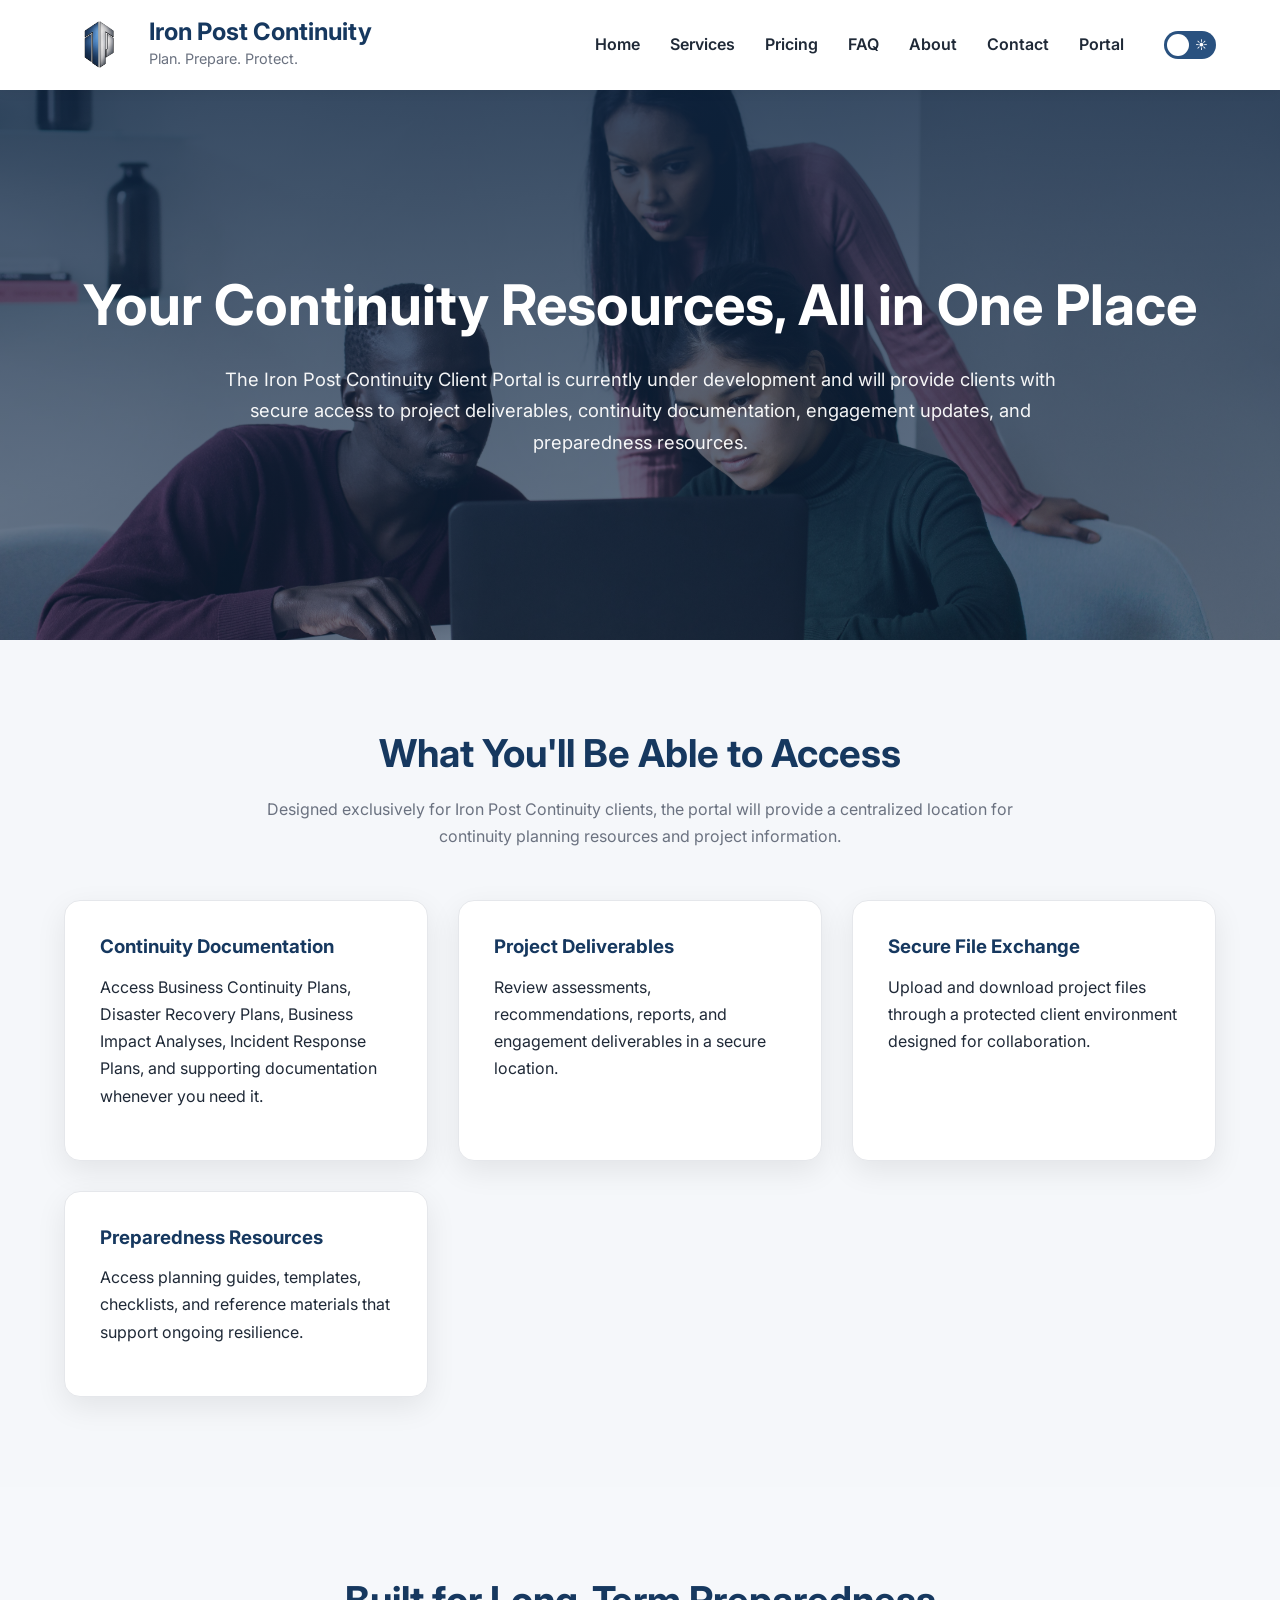
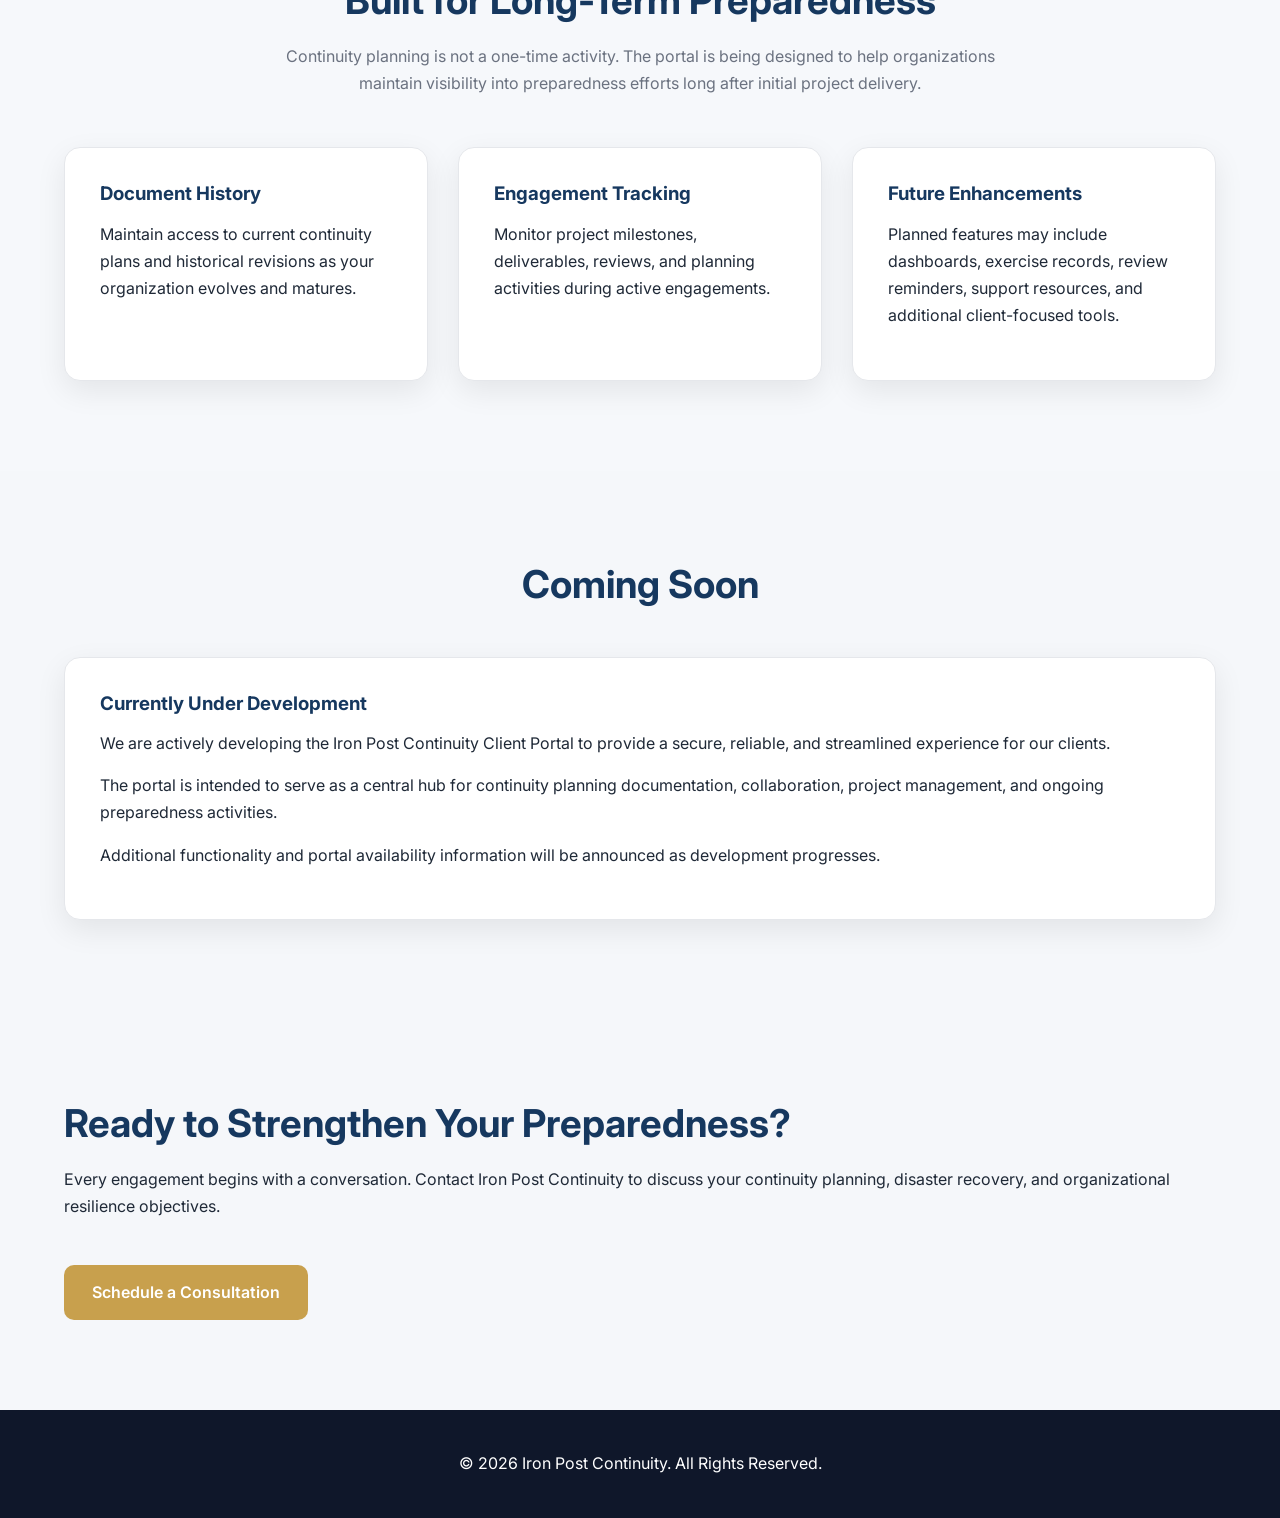
<file: portal.html>
<!DOCTYPE html>
<html lang="en">
<head>
    <meta charset="UTF-8">
    <meta name="viewport" content="width=device-width, initial-scale=1.0">
    <title>Client Portal | Iron Post Continuity</title>
    <link rel="icon" type="image/png" href="images/favicon.ico">
	
<link rel="stylesheet" href="css/styles.css">

<link rel="preconnect" href="https://fonts.googleapis.com">
<link rel="preconnect" href="https://fonts.gstatic.com" crossorigin>

<link href="https://fonts.googleapis.com/css2?family=Inter:wght@300;400;500;600;700&display=swap" rel="stylesheet">

</head>
<body>

<header>
    <div class="container nav-container">
    <a href="index.html" class="logo-container">
		<img src="images/logo.png"
			alt="Iron Post Continuity Logo"
			class="logo">
            
		<div>
            <h1>Iron Post Continuity</h1>
            <p>Plan. Prepare. Protect.</p>
        </div>
    </a>

        <nav>
			<ul>
				<li><a href="index.html">Home</a></li>
				<li><a href="services.html">Services</a></li>
				<li><a href="pricing.html">Pricing</a></li>
				<li><a href="faq.html">FAQ</a></li>
				<li><a href="about.html">About</a></li>
				<li><a href="contact.html">Contact</a></li>
				<li><a href="portal.html">Portal</a></li>
				<li>
					<label class="theme-switch">
						<input type="checkbox" id="theme-toggle">
						<span class="slider"></span>
					</label>
				</li>
			</ul>
		</nav>
    </div>
</header>

<section class="page-hero portal-hero">
    <div class="container">
        <h2>Your Continuity Resources, All in One Place</h2>
        <p>
            The Iron Post Continuity Client Portal is currently under
            development and will provide clients with secure access to
            project deliverables, continuity documentation, engagement
            updates, and preparedness resources.
        </p>
    </div>
</section>

<section class="section-light">
    <div class="container">
        <div class="section-heading">
            <h2>What You'll Be Able to Access</h2>
            <p>
                Designed exclusively for Iron Post Continuity clients,
                the portal will provide a centralized location for
                continuity planning resources and project information.
            </p>
        </div>

        <div class="cards-grid">
            <div class="card">
                <h3>Continuity Documentation</h3>
                <p>
                    Access Business Continuity Plans, Disaster Recovery
                    Plans, Business Impact Analyses, Incident Response Plans,
                    and supporting documentation whenever you need it.
                </p>
            </div>

            <div class="card">
                <h3>Project Deliverables</h3>
                <p>
                    Review assessments, recommendations, reports,
                    and engagement deliverables in a secure location.
                </p>
            </div>

            <div class="card">
                <h3>Secure File Exchange</h3>
                <p>
                    Upload and download project files through a protected
                    client environment designed for collaboration.
                </p>
            </div>

            <div class="card">
                <h3>Preparedness Resources</h3>
                <p>
                    Access planning guides, templates, checklists,
                    and reference materials that support ongoing resilience.
                </p>
            </div>
        </div>
    </div>
</section>

<section class="section-dark">
    <div class="container">
        <div class="section-heading">
            <h2>Built for Long-Term Preparedness</h2>
            <p>
                Continuity planning is not a one-time activity. The portal
                is being designed to help organizations maintain visibility
                into preparedness efforts long after initial project delivery.
            </p>
        </div>

        <div class="cards-grid">
            <div class="card">
                <h3>Document History</h3>
                <p>
                    Maintain access to current continuity plans and historical
                    revisions as your organization evolves and matures.
                </p>
            </div>

            <div class="card">
                <h3>Engagement Tracking</h3>
                <p>
                    Monitor project milestones, deliverables, reviews,
                    and planning activities during active engagements.
                </p>
            </div>

            <div class="card">
                <h3>Future Enhancements</h3>
                <p>
                    Planned features may include dashboards, exercise
                    records, review reminders, support resources,
                    and additional client-focused tools.
                </p>
            </div>
        </div>
    </div>
</section>

<section class="section-light">
    <div class="container">
        <div class="section-heading">
            <h2>Coming Soon</h2>
        </div>

        <div class="card">
            <h3>Currently Under Development</h3>

            <p>
                We are actively developing the Iron Post Continuity
                Client Portal to provide a secure, reliable, and
                streamlined experience for our clients.
            </p>

            <p>
                The portal is intended to serve as a central hub for
                continuity planning documentation, collaboration,
                project management, and ongoing preparedness activities.
            </p>

            <p>
                Additional functionality and portal availability
                information will be announced as development progresses.
            </p>
        </div>
    </div>
</section>

<section class="cta-section">
    <div class="container">
        <h2>Ready to Strengthen Your Preparedness?</h2>
        <p>
            Every engagement begins with a conversation. Contact Iron Post
            Continuity to discuss your continuity planning, disaster recovery,
            and organizational resilience objectives.
        </p>

        <a href="contact.html" class="btn">
            Schedule a Consultation
        </a>
    </div>
</section>

<footer>
    <div class="container">
        <p>
            © 2026 Iron Post Continuity. All Rights Reserved.
        </p>
    </div>
</footer>

<script>
document.addEventListener('DOMContentLoaded', () => {

    const toggle = document.getElementById('theme-toggle');

    if (localStorage.getItem('theme') === 'dark') {
        document.body.classList.add('dark-mode');
        toggle.checked = true;
    }

    toggle.addEventListener('change', () => {

        if (toggle.checked) {
            document.body.classList.add('dark-mode');
            localStorage.setItem('theme', 'dark');
        } else {
            document.body.classList.remove('dark-mode');
            localStorage.setItem('theme', 'light');
        }

    });

});
</script>

</body>
</html>
</file>
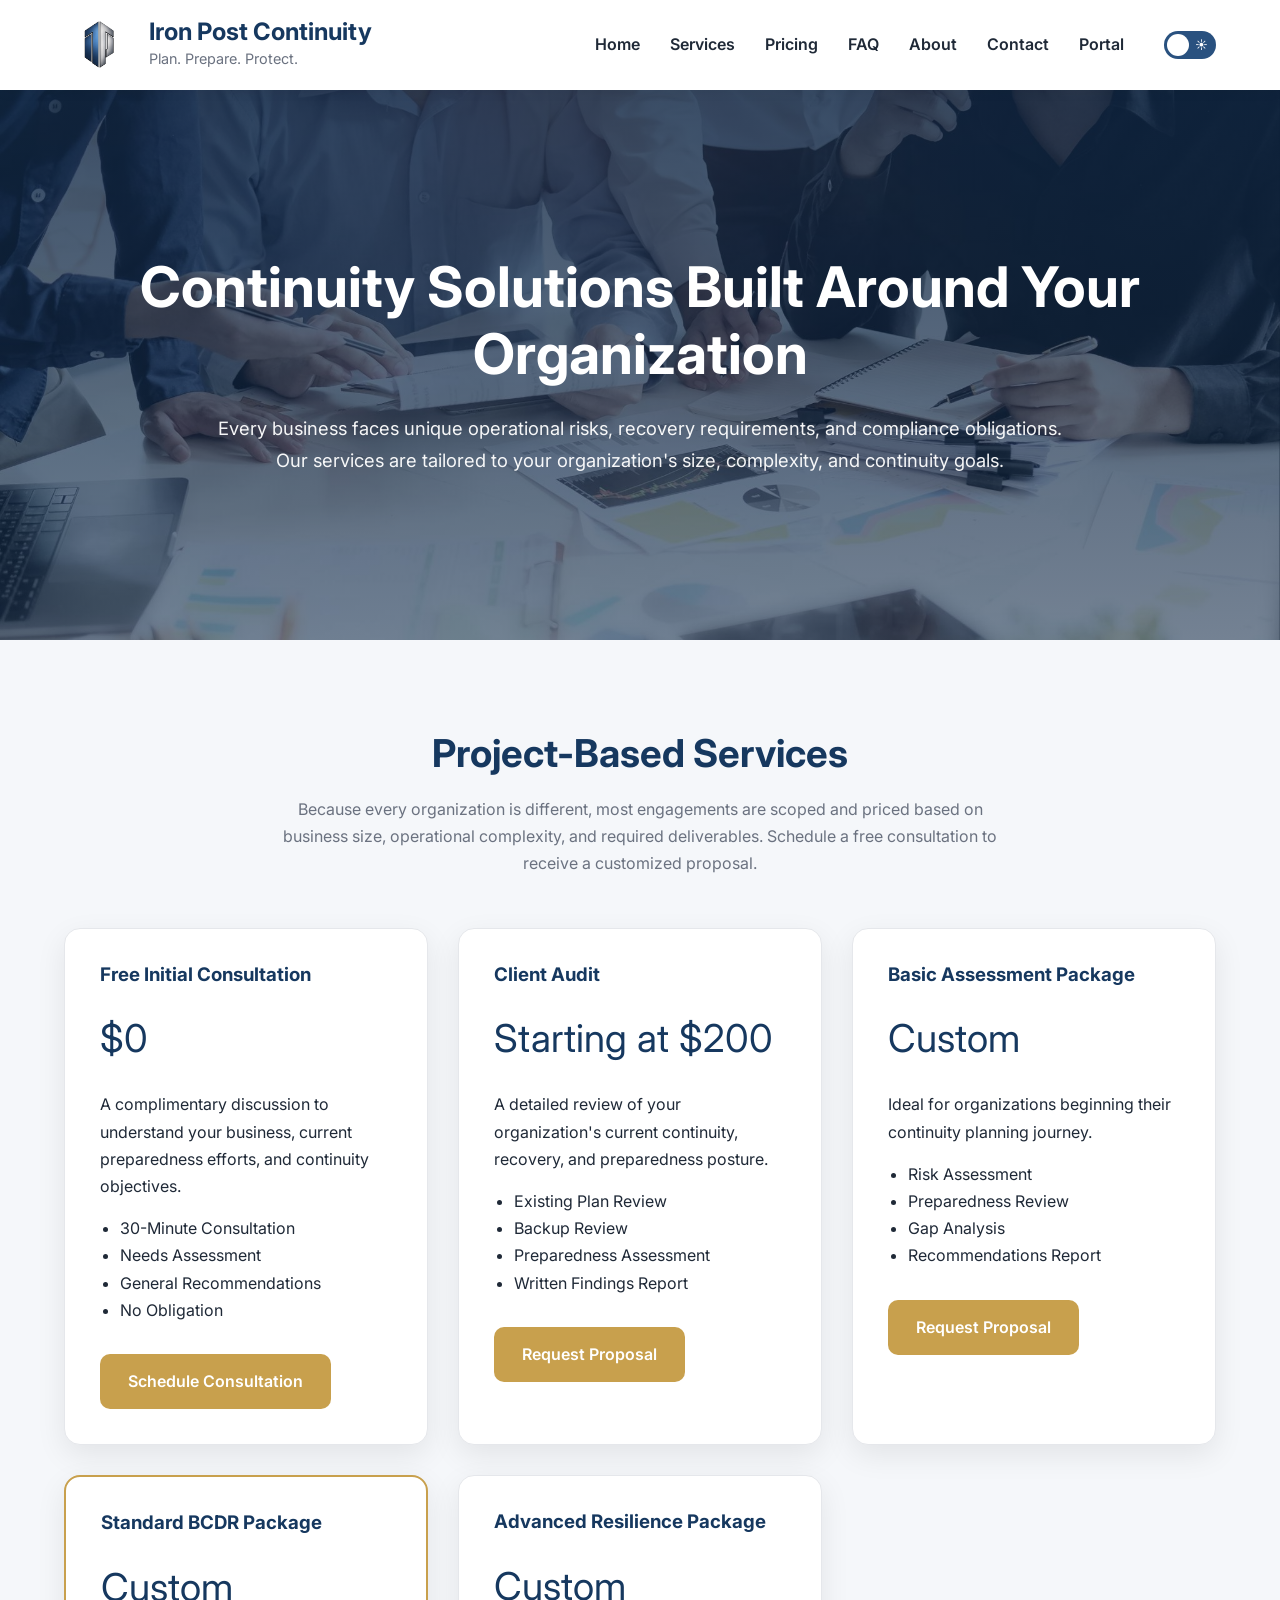
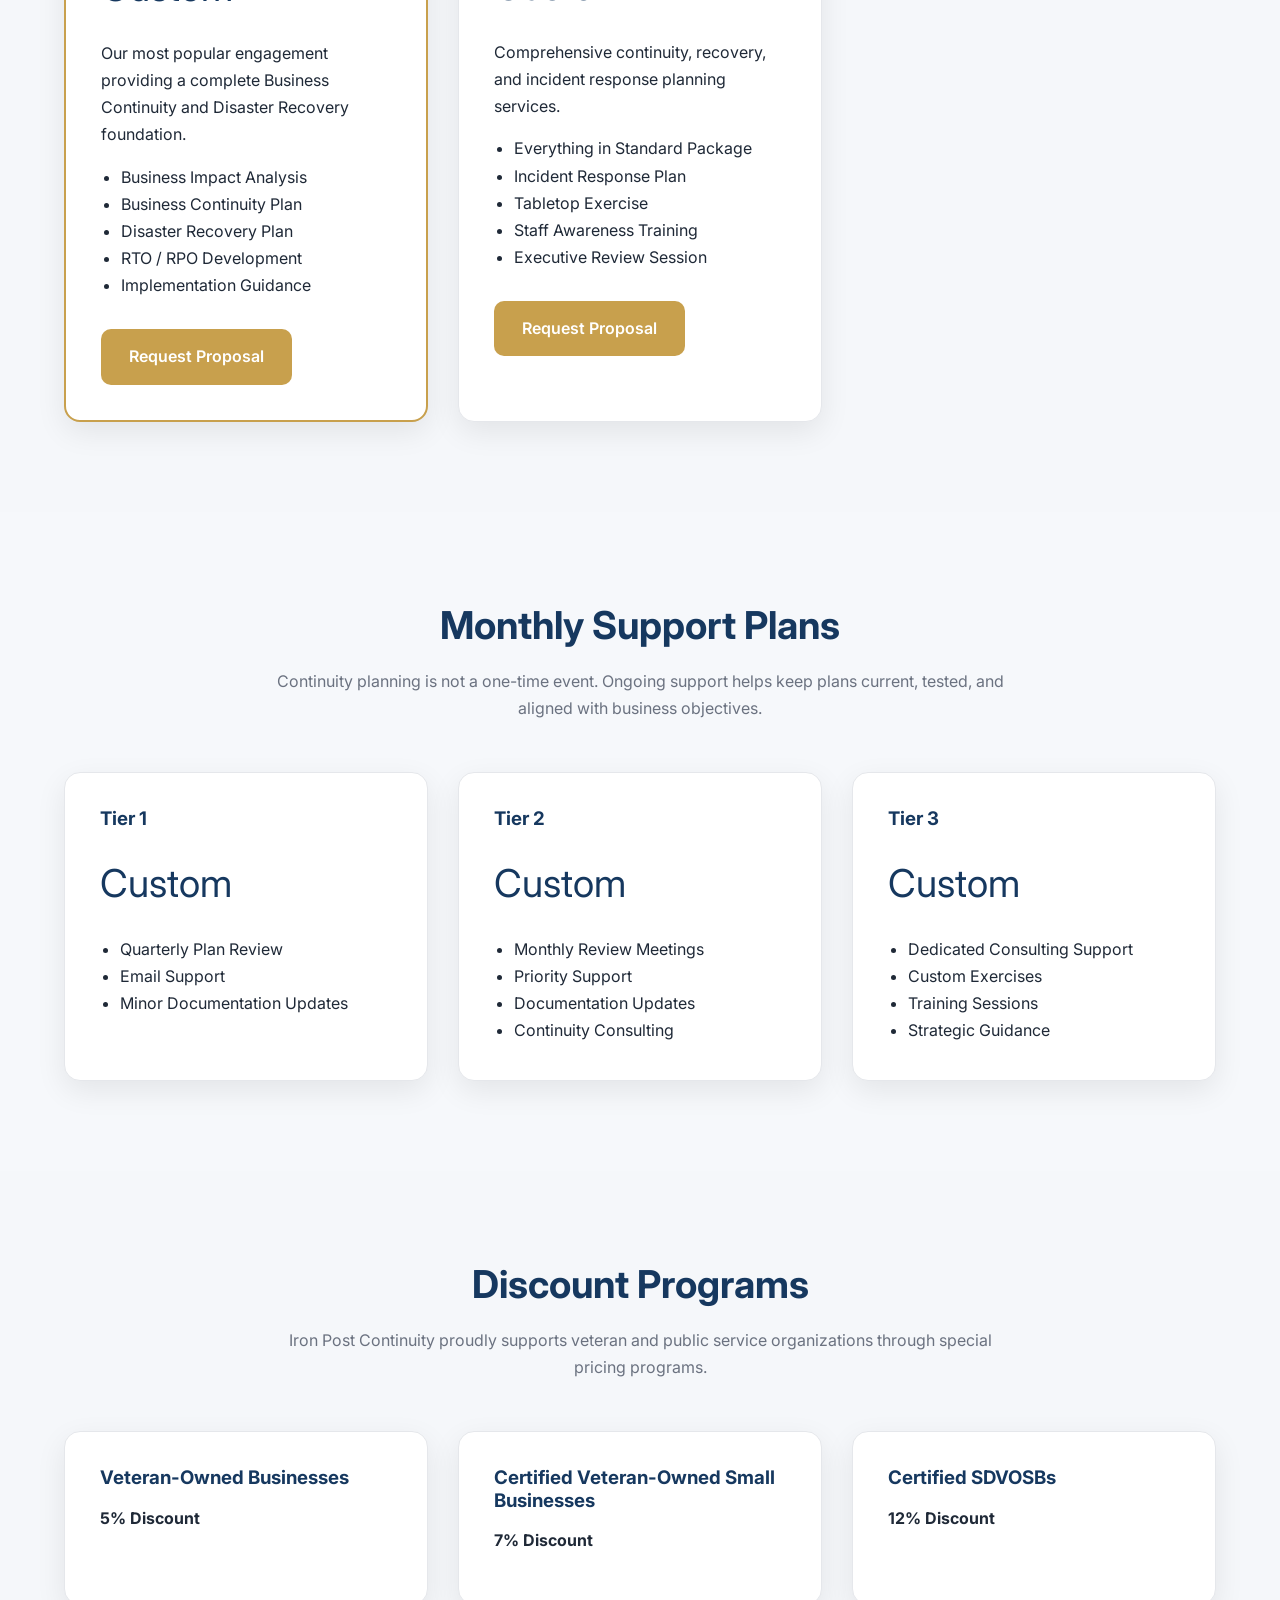
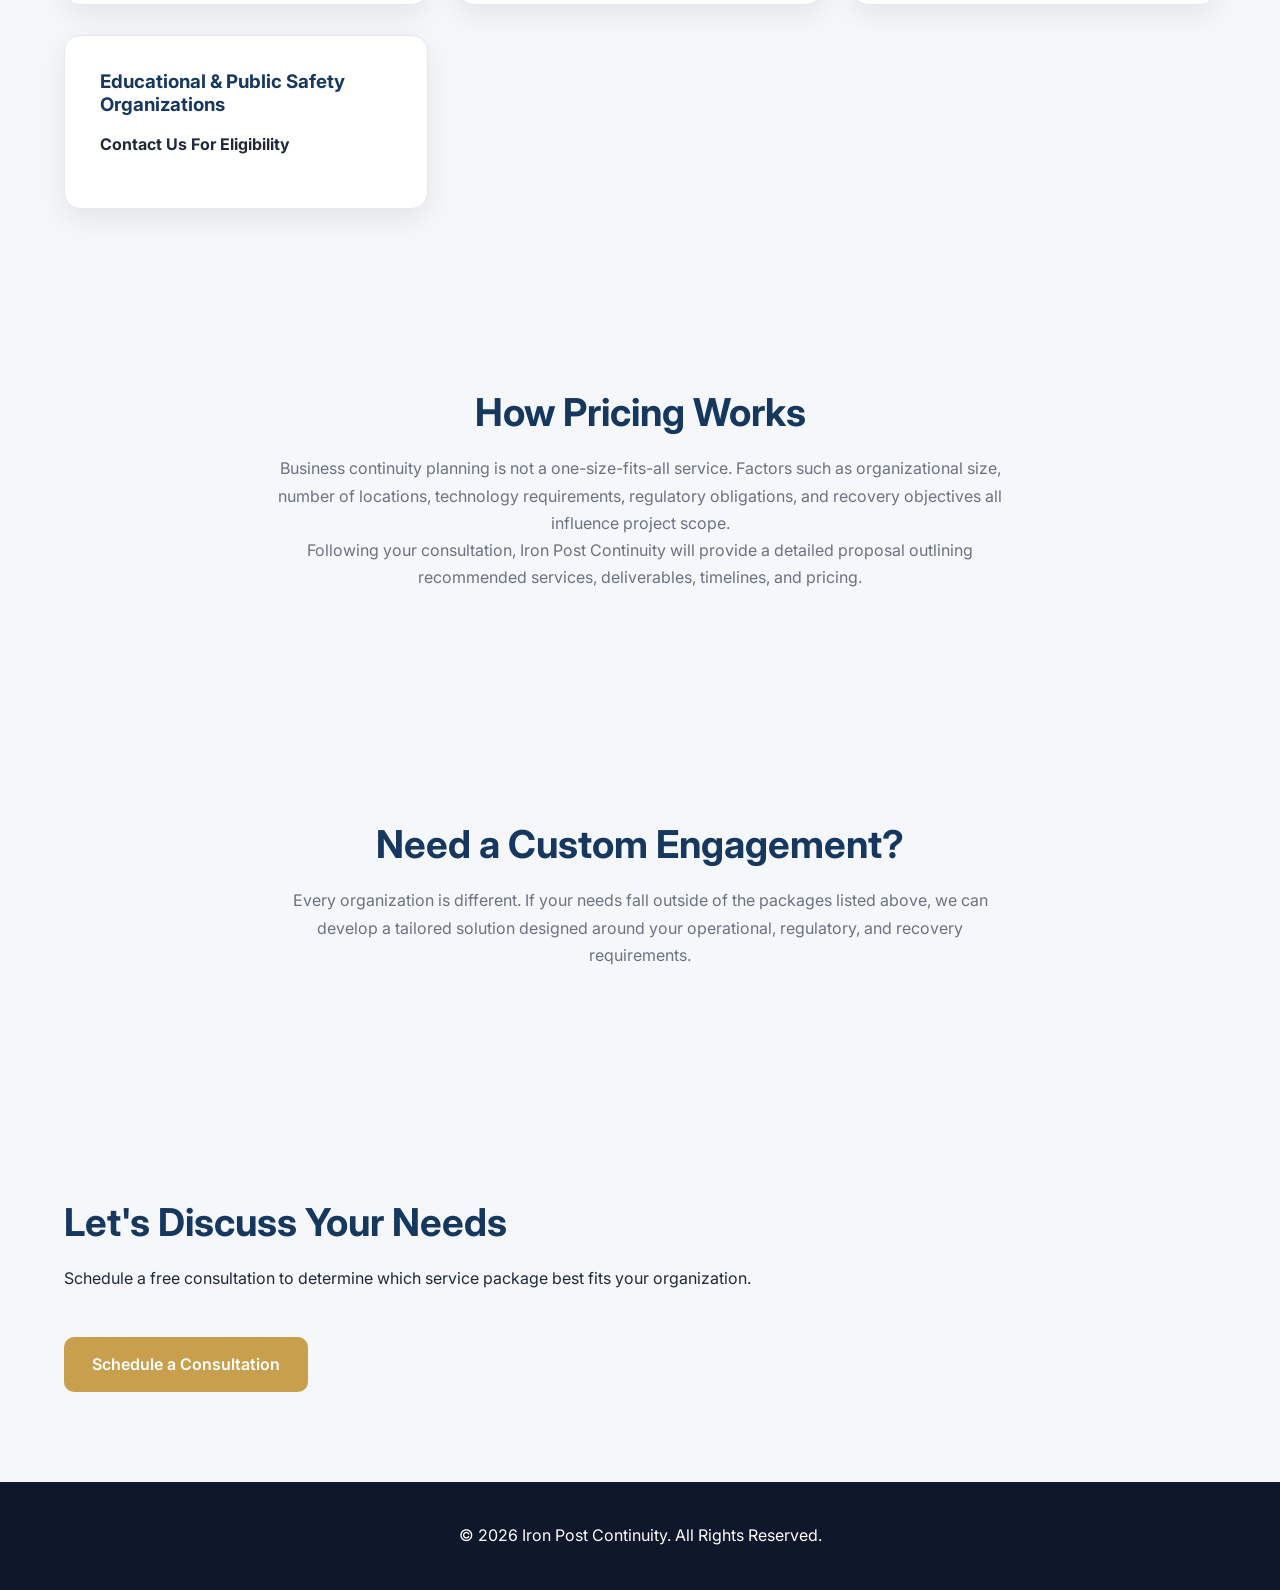
<file: pricing.html>
<!DOCTYPE html>

<html lang="en">
<head>
    <meta charset="UTF-8">
    <meta name="viewport" content="width=device-width, initial-scale=1.0">
    <title>Pricing | Iron Post Continuity</title>
    <link rel="icon" type="image/png" href="images/favicon.ico">

<link rel="stylesheet" href="css/styles.css">

<link rel="preconnect" href="https://fonts.googleapis.com">
<link rel="preconnect" href="https://fonts.gstatic.com" crossorigin>

<link href="https://fonts.googleapis.com/css2?family=Inter:wght@300;400;500;600;700&display=swap" rel="stylesheet">


</head>

<body>

<header>
    <div class="container nav-container">


    <a href="index.html" class="logo-container">
        <img src="images/logo.png"
             alt="Iron Post Continuity Logo"
             class="logo">

        <div>
            <h1>Iron Post Continuity</h1>
            <p>Plan. Prepare. Protect.</p>
        </div>
    </a>

    <nav>
        <ul>
            <li><a href="index.html">Home</a></li>
            <li><a href="services.html">Services</a></li>
            <li><a href="pricing.html">Pricing</a></li>
            <li><a href="faq.html">FAQ</a></li>
            <li><a href="about.html">About</a></li>
            <li><a href="contact.html">Contact</a></li>
			<li><a href="portal.html">Portal</a></li>
            <li>
                <label class="theme-switch">
                    <input type="checkbox" id="theme-toggle">
                    <span class="slider"></span>
                </label>
            </li>
        </ul>
    </nav>

</div>


</header>

<section class="page-hero pricing-hero">
    <div class="container">


    <h2>Continuity Solutions Built Around Your Organization</h2>

    <p>
        Every business faces unique operational risks, recovery requirements,
        and compliance obligations. Our services are tailored to your
        organization's size, complexity, and continuity goals.
    </p>

</div>


</section>

<section class="section-light">


<div class="container">

    <div class="section-heading">
        <h2>Project-Based Services</h2>

        <p>
            Because every organization is different, most engagements are
            scoped and priced based on business size, operational complexity,
            and required deliverables. Schedule a free consultation to
            receive a customized proposal.
        </p>
    </div>

    <div class="cards-grid">

        <div class="card">
            <h3>Free Initial Consultation</h3>

            <div class="price">$0</div>

            <p>
                A complimentary discussion to understand your business,
                current preparedness efforts, and continuity objectives.
            </p>

            <ul>
                <li>30-Minute Consultation</li>
                <li>Needs Assessment</li>
                <li>General Recommendations</li>
                <li>No Obligation</li>
            </ul>

            <a href="contact.html" class="btn">
                Schedule Consultation
            </a>
        </div>

        <div class="card">
            <h3>Client Audit</h3>

            <div class="price">Starting at $200</div>

            <p>
                A detailed review of your organization's current
                continuity, recovery, and preparedness posture.
            </p>

            <ul>
                <li>Existing Plan Review</li>
                <li>Backup Review</li>
                <li>Preparedness Assessment</li>
                <li>Written Findings Report</li>
            </ul>

            <a href="contact.html" class="btn">
                Request Proposal
            </a>

        </div>

        <div class="card">
            <h3>Basic Assessment Package</h3>

            <div class="price">Custom</div>

            <p>
                Ideal for organizations beginning their continuity
                planning journey.
            </p>

            <ul>
                <li>Risk Assessment</li>
                <li>Preparedness Review</li>
                <li>Gap Analysis</li>
                <li>Recommendations Report</li>
            </ul>
            
            <a href="contact.html" class="btn">
                Request Proposal
            </a>

        </div>

        <div class="card featured-card">
            <h3>Standard BCDR Package</h3>

            <div class="price">Custom</div>

            <p>
                Our most popular engagement providing a complete
                Business Continuity and Disaster Recovery foundation.
            </p>

            <ul>
                <li>Business Impact Analysis</li>
                <li>Business Continuity Plan</li>
                <li>Disaster Recovery Plan</li>
                <li>RTO / RPO Development</li>
                <li>Implementation Guidance</li>
            </ul>

            <a href="contact.html" class="btn">
                Request Proposal
            </a>
        </div>

        <div class="card">
            <h3>Advanced Resilience Package</h3>

            <div class="price">Custom</div>

            <p>
                Comprehensive continuity, recovery, and incident
                response planning services.
            </p>

            <ul>
                <li>Everything in Standard Package</li>
                <li>Incident Response Plan</li>
                <li>Tabletop Exercise</li>
                <li>Staff Awareness Training</li>
                <li>Executive Review Session</li>
            </ul>

            <a href="contact.html" class="btn">
                Request Proposal
            </a>
        </div>

    </div>

</div>


</section>

<section class="section-dark">


<div class="container">

    <div class="section-heading">
        <h2>Monthly Support Plans</h2>

        <p>
            Continuity planning is not a one-time event. Ongoing
            support helps keep plans current, tested, and aligned
            with business objectives.
        </p>
    </div>

    <div class="cards-grid">

        <div class="card">
            <h3>Tier 1</h3>

            <div class="price">Custom</div>

            <ul>
                <li>Quarterly Plan Review</li>
                <li>Email Support</li>
                <li>Minor Documentation Updates</li>
            </ul>
        </div>

        <div class="card">
            <h3>Tier 2</h3>

            <div class="price">Custom</div>

            <ul>
                <li>Monthly Review Meetings</li>
                <li>Priority Support</li>
                <li>Documentation Updates</li>
                <li>Continuity Consulting</li>
            </ul>
        </div>

        <div class="card">
            <h3>Tier 3</h3>

            <div class="price">Custom</div>

            <ul>
                <li>Dedicated Consulting Support</li>
                <li>Custom Exercises</li>
                <li>Training Sessions</li>
                <li>Strategic Guidance</li>
            </ul>
        </div>

    </div>

</div>


</section>

<section class="section-light">


<div class="container">

    <div class="section-heading">
        <h2>Discount Programs</h2>

        <p>
            Iron Post Continuity proudly supports veteran and public
            service organizations through special pricing programs.
        </p>
    </div>

    <div class="cards-grid">

        <div class="card">
            <h3>Veteran-Owned Businesses</h3>
            <p><strong>5% Discount</strong></p>
        </div>

        <div class="card">
            <h3>Certified Veteran-Owned Small Businesses</h3>
            <p><strong>7% Discount</strong></p>
        </div>

        <div class="card">
            <h3>Certified SDVOSBs</h3>
            <p><strong>12% Discount</strong></p>
        </div>

        <div class="card">
            <h3>Educational & Public Safety Organizations</h3>
            <p><strong>Contact Us For Eligibility</strong></p>
        </div>

    </div>

</div>


</section>

<section class="section-light">

<div class="container">

    <div class="section-heading">

        <h2>How Pricing Works</h2>

        <p>
            Business continuity planning is not a one-size-fits-all
            service. Factors such as organizational size, number of
            locations, technology requirements, regulatory obligations,
            and recovery objectives all influence project scope.
        </p>

        <p>
            Following your consultation, Iron Post Continuity will
            provide a detailed proposal outlining recommended services,
            deliverables, timelines, and pricing.
        </p>

    </div>

</div>

</section>

<section class="section-light">


<div class="container">

    <div class="section-heading">
        <h2>Need a Custom Engagement?</h2>

        <p>
            Every organization is different. If your needs fall
            outside of the packages listed above, we can develop a
            tailored solution designed around your operational,
            regulatory, and recovery requirements.
        </p>
    </div>

</div>


</section>

<section class="cta-section">


<div class="container">

    <h2>Let's Discuss Your Needs</h2>

    <p>
        Schedule a free consultation to determine which service
        package best fits your organization.
    </p>

    <a href="contact.html" class="btn">
        Schedule a Consultation
    </a>

</div>


</section>

<footer>


<div class="container">

    <p>
        © 2026 Iron Post Continuity. All Rights Reserved.
    </p>

</div>


</footer>

</body>
<script>
document.addEventListener('DOMContentLoaded', () => {

    const toggle = document.getElementById('theme-toggle');

    if (localStorage.getItem('theme') === 'dark') {
        document.body.classList.add('dark-mode');
        toggle.checked = true;
    }

    toggle.addEventListener('change', () => {

        if (toggle.checked) {
            document.body.classList.add('dark-mode');
            localStorage.setItem('theme', 'dark');
        } else {
            document.body.classList.remove('dark-mode');
            localStorage.setItem('theme', 'light');
        }

    });

});
</script>
</html>
</file>
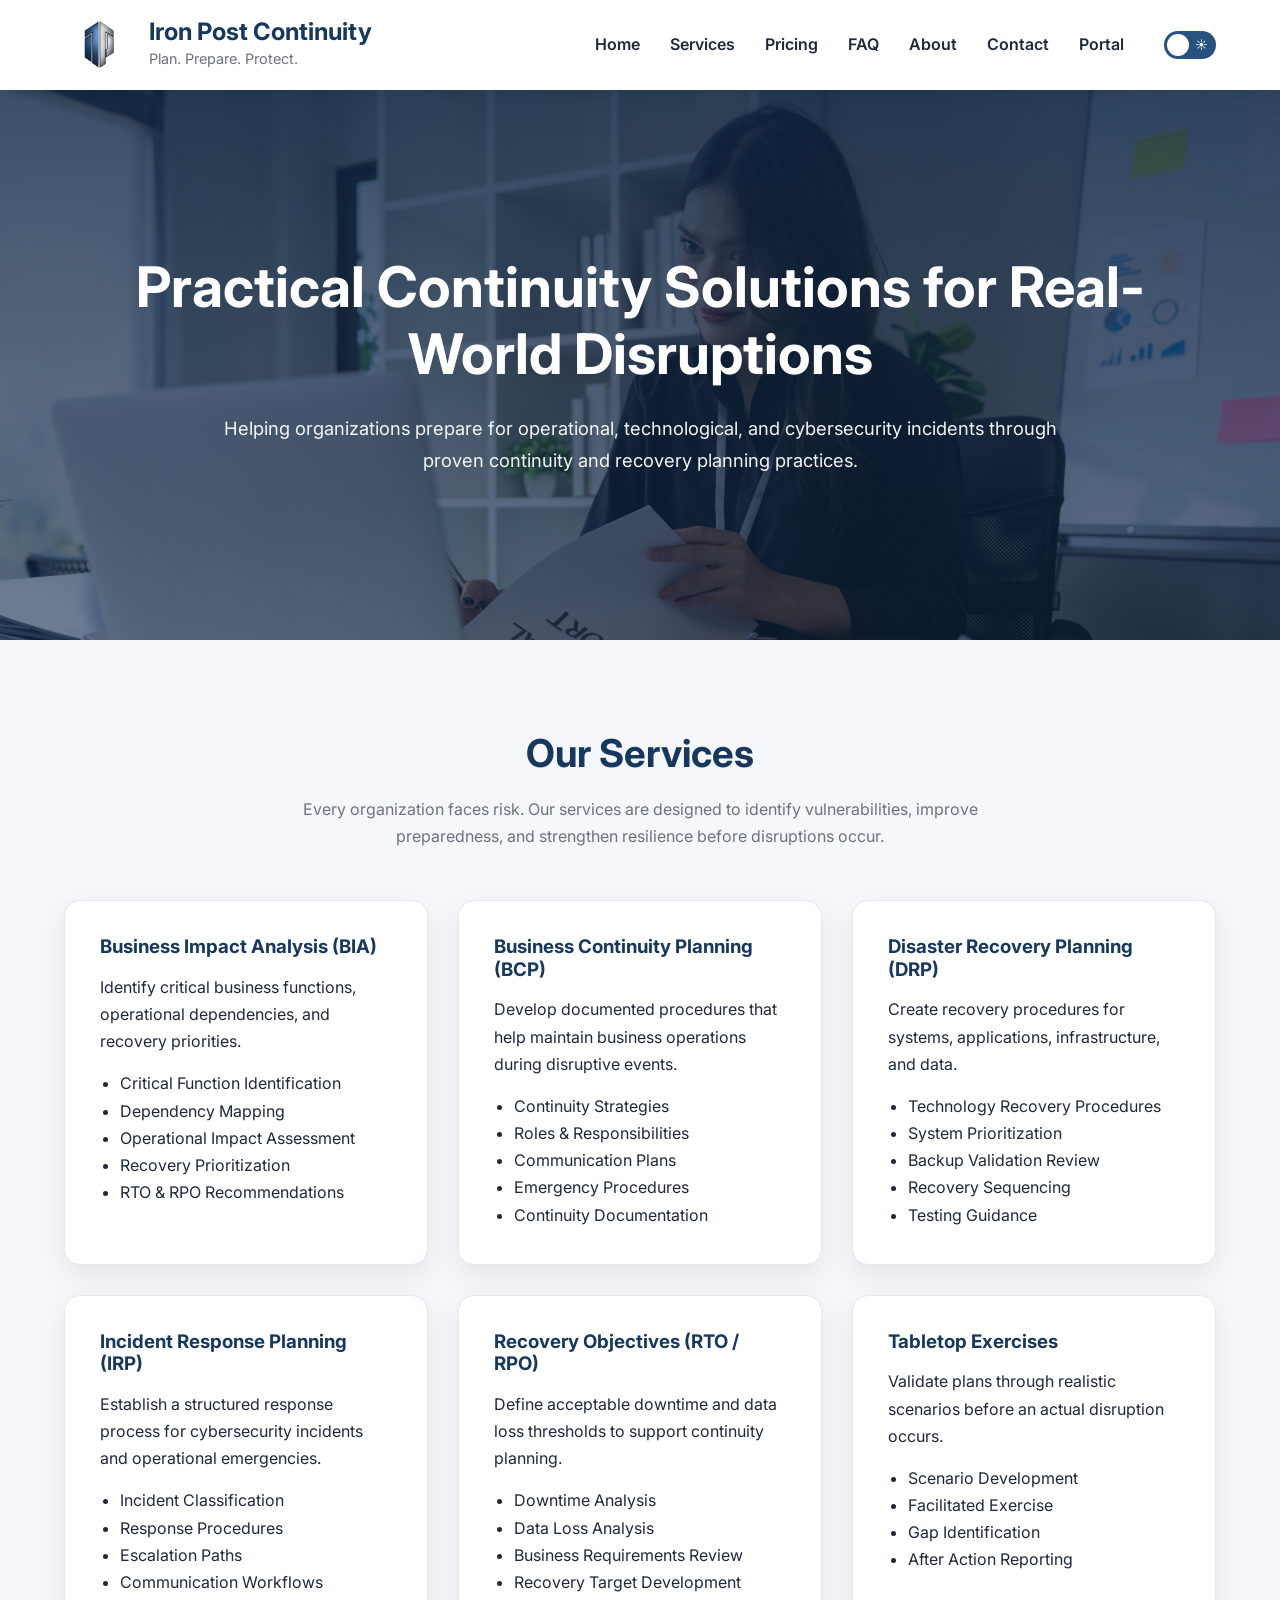
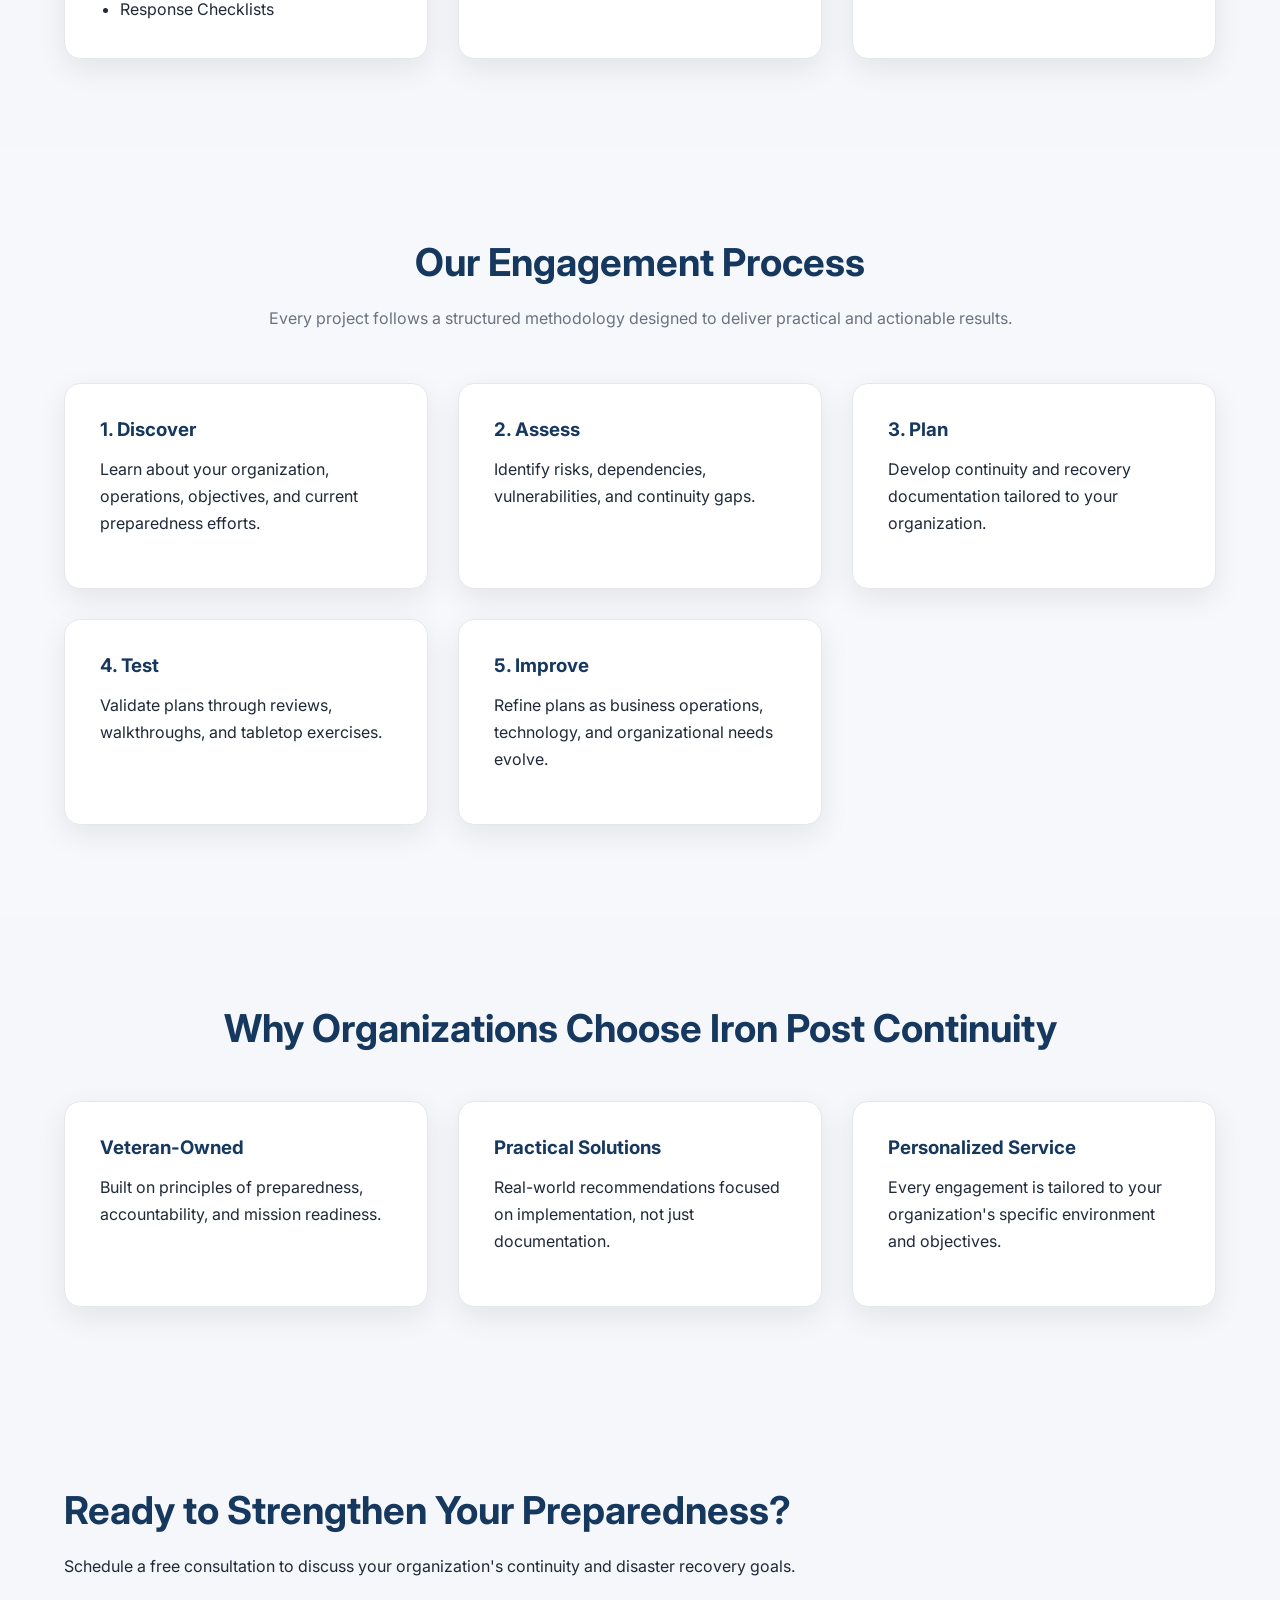
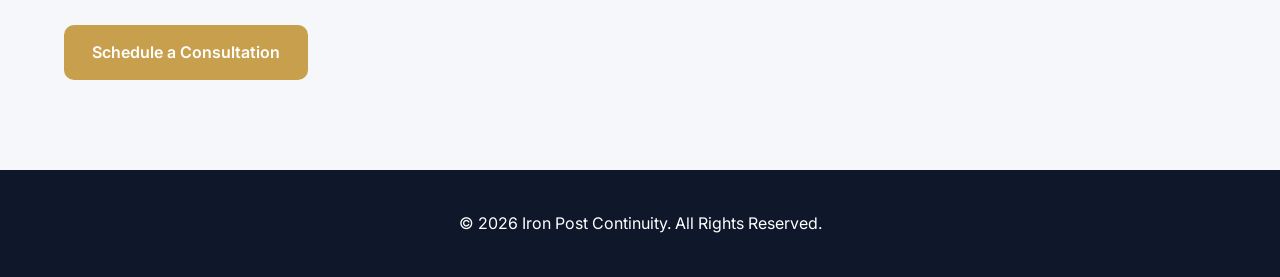
<file: services.html>
<!DOCTYPE html>

<html lang="en">
<head>
    <meta charset="UTF-8">
    <meta name="viewport" content="width=device-width, initial-scale=1.0">
    <title>Services | Iron Post Continuity</title>
    <link rel="icon" type="image/png" href="images/favicon.ico">

<link rel="stylesheet" href="css/styles.css">

<link rel="preconnect" href="https://fonts.googleapis.com">
<link rel="preconnect" href="https://fonts.gstatic.com" crossorigin>

<link href="https://fonts.googleapis.com/css2?family=Inter:wght@300;400;500;600;700&display=swap" rel="stylesheet">


</head>

<body>

<header>
    <div class="container nav-container">
    <a href="index.html" class="logo-container">
        <img src="images/logo.png"
             alt="Iron Post Continuity Logo"
             class="logo">

        <div>
            <h1>Iron Post Continuity</h1>
            <p>Plan. Prepare. Protect.</p>
        </div>
    </a>

    <nav>
        <ul>
            <li><a href="index.html">Home</a></li>
            <li><a href="services.html">Services</a></li>
            <li><a href="pricing.html">Pricing</a></li>
            <li><a href="faq.html">FAQ</a></li>
            <li><a href="about.html">About</a></li>
            <li><a href="contact.html">Contact</a></li>
			<li><a href="portal.html">Portal</a></li>
            <li>
                <label class="theme-switch">
                    <input type="checkbox" id="theme-toggle">
                    <span class="slider"></span>
                </label>
            </li>
        </ul>
    </nav>

</div>


</header>

<section class="page-hero services-hero">
    <div class="container">


    <h2>Practical Continuity Solutions for Real-World Disruptions</h2>

    <p>
        Helping organizations prepare for operational, technological,
        and cybersecurity incidents through proven continuity and
        recovery planning practices.
    </p>

</div>


</section>

<section class="section-light">


<div class="container">

    <div class="section-heading">
        <h2>Our Services</h2>

        <p>
            Every organization faces risk. Our services are designed
            to identify vulnerabilities, improve preparedness, and
            strengthen resilience before disruptions occur.
        </p>
    </div>

    <div class="cards-grid">

        <div class="card">
            <h3>Business Impact Analysis (BIA)</h3>

            <p>
                Identify critical business functions, operational
                dependencies, and recovery priorities.
            </p>

            <ul>
                <li>Critical Function Identification</li>
                <li>Dependency Mapping</li>
                <li>Operational Impact Assessment</li>
                <li>Recovery Prioritization</li>
                <li>RTO & RPO Recommendations</li>
            </ul>
        </div>

        <div class="card">
            <h3>Business Continuity Planning (BCP)</h3>

            <p>
                Develop documented procedures that help maintain
                business operations during disruptive events.
            </p>

            <ul>
                <li>Continuity Strategies</li>
                <li>Roles & Responsibilities</li>
                <li>Communication Plans</li>
                <li>Emergency Procedures</li>
                <li>Continuity Documentation</li>
            </ul>
        </div>

        <div class="card">
            <h3>Disaster Recovery Planning (DRP)</h3>

            <p>
                Create recovery procedures for systems,
                applications, infrastructure, and data.
            </p>

            <ul>
                <li>Technology Recovery Procedures</li>
                <li>System Prioritization</li>
                <li>Backup Validation Review</li>
                <li>Recovery Sequencing</li>
                <li>Testing Guidance</li>
            </ul>
        </div>

        <div class="card">
            <h3>Incident Response Planning (IRP)</h3>

            <p>
                Establish a structured response process for
                cybersecurity incidents and operational emergencies.
            </p>

            <ul>
                <li>Incident Classification</li>
                <li>Response Procedures</li>
                <li>Escalation Paths</li>
                <li>Communication Workflows</li>
                <li>Response Checklists</li>
            </ul>
        </div>

        <div class="card">
            <h3>Recovery Objectives (RTO / RPO)</h3>

            <p>
                Define acceptable downtime and data loss
                thresholds to support continuity planning.
            </p>

            <ul>
                <li>Downtime Analysis</li>
                <li>Data Loss Analysis</li>
                <li>Business Requirements Review</li>
                <li>Recovery Target Development</li>
            </ul>
        </div>

        <div class="card">
            <h3>Tabletop Exercises</h3>

            <p>
                Validate plans through realistic scenarios before
                an actual disruption occurs.
            </p>

            <ul>
                <li>Scenario Development</li>
                <li>Facilitated Exercise</li>
                <li>Gap Identification</li>
                <li>After Action Reporting</li>
            </ul>
        </div>

    </div>

</div>


</section>

<section class="section-dark">


<div class="container">

    <div class="section-heading">
        <h2>Our Engagement Process</h2>

        <p>
            Every project follows a structured methodology designed
            to deliver practical and actionable results.
        </p>
    </div>

    <div class="cards-grid">

        <div class="card">
            <h3>1. Discover</h3>
            <p>
                Learn about your organization, operations,
                objectives, and current preparedness efforts.
            </p>
        </div>

        <div class="card">
            <h3>2. Assess</h3>
            <p>
                Identify risks, dependencies, vulnerabilities,
                and continuity gaps.
            </p>
        </div>

        <div class="card">
            <h3>3. Plan</h3>
            <p>
                Develop continuity and recovery documentation
                tailored to your organization.
            </p>
        </div>

        <div class="card">
            <h3>4. Test</h3>
            <p>
                Validate plans through reviews, walkthroughs,
                and tabletop exercises.
            </p>
        </div>

        <div class="card">
            <h3>5. Improve</h3>
            <p>
                Refine plans as business operations, technology,
                and organizational needs evolve.
            </p>
        </div>

    </div>

</div>


</section>

<section class="section-light">


<div class="container">

    <div class="section-heading">
        <h2>Why Organizations Choose Iron Post Continuity</h2>
    </div>

    <div class="cards-grid">

        <div class="card">
            <h3>Veteran-Owned</h3>

            <p>
                Built on principles of preparedness, accountability,
                and mission readiness.
            </p>
        </div>

        <div class="card">
            <h3>Practical Solutions</h3>

            <p>
                Real-world recommendations focused on implementation,
                not just documentation.
            </p>
        </div>

        <div class="card">
            <h3>Personalized Service</h3>

            <p>
                Every engagement is tailored to your organization's
                specific environment and objectives.
            </p>
        </div>

    </div>

</div>


</section>

<section class="cta-section">


<div class="container">

    <h2>Ready to Strengthen Your Preparedness?</h2>

    <p>
        Schedule a free consultation to discuss your organization's
        continuity and disaster recovery goals.
    </p>

    <a href="contact.html" class="btn">
        Schedule a Consultation
    </a>

</div>


</section>

<footer>


<div class="container">

    <p>
        © 2026 Iron Post Continuity. All Rights Reserved.
    </p>

</div>


</footer>

</body>
<script>
document.addEventListener('DOMContentLoaded', () => {

    const toggle = document.getElementById('theme-toggle');

    if (localStorage.getItem('theme') === 'dark') {
        document.body.classList.add('dark-mode');
        toggle.checked = true;
    }

    toggle.addEventListener('change', () => {

        if (toggle.checked) {
            document.body.classList.add('dark-mode');
            localStorage.setItem('theme', 'dark');
        } else {
            document.body.classList.remove('dark-mode');
            localStorage.setItem('theme', 'light');
        }

    });

});
</script>
</html>
</file>
<file: css/styles.css>
/* ==================================================
IRON POST CONTINUITY
Professional Consulting Theme
================================================== */

:root {


--primary: #16385f;
--primary-dark: #102846;
--primary-light: #29517f;

--secondary: #c8a04d;

--text: #1f2937;
--text-light: #6b7280;

--background: #f5f7fa;
--surface: #ffffff;

--border: #e5e7eb;

--shadow:
    0 10px 30px rgba(0,0,0,.08);


}

/* ==========================================
DARK MODE
========================================== */

body.dark-mode {
    --primary: #4f8ccf;
    --primary-dark: #336799;
    --primary-light: #74a7df;

    --secondary: #d9b263;

    --text: #e5e7eb;
    --text-light: #9ca3af;

    --background: #111827;
    --surface: #1f2937;

    --border: #374151;

    --shadow: 0 10px 30px rgba(0,0,0,.35);
}

/* ==================================================
RESET
================================================== */

* {
  margin: 0;
  padding: 0;
  box-sizing: border-box;
  }

html {
scroll-behavior: smooth;
}

body {


font-family: 'Inter', sans-serif;

background: var(--background);

color: var(--text);

line-height: 1.7;


}

/* ==================================================
GLOBAL
================================================== */

.container {


width: 90%;
max-width: 1200px;
margin: auto;


}

section {
padding: 90px 0;
}

h1,
h2,
h3 {


line-height: 1.2;


}

h2 {


color: var(--primary);

font-size: 2.4rem;

margin-bottom: 20px;


}

p {


margin-bottom: 15px;


}

ul {


padding-left: 20px;


}

a {


text-decoration: none;


}

/* ==================================================
HEADER
================================================== */

header {


background: var(--surface);

position: sticky;

top: 0;

z-index: 1000;

box-shadow:
    0 2px 12px rgba(0,0,0,.05);


}

.nav-container {


display: flex;

align-items: center;

justify-content: space-between;

min-height: 90px;


}

.logo-container {


display: flex;

align-items: center;

gap: 15px;

color: inherit;


}

.logo {


width: 70px;
height: auto;


}

.logo-container h1 {


font-size: 1.5rem;

color: var(--primary);

margin: 0;


}

.logo-container p {


margin: 0;

color: var(--text-light);

font-size: .9rem;


}

nav ul {


display: flex;

list-style: none;

gap: 30px;


}

nav a {


color: var(--text);

font-weight: 600;

transition: .25s ease;


}

nav a:hover {


color: var(--secondary);


}

/* ==========================================
THEME TOGGLE SWITCH
========================================== */

.theme-switch {
    position: relative;
    display: inline-block;
    margin-left: 10px;
    width: 52px;
    height: 28px;
}

.theme-switch input {
    opacity: 0;
    width: 0;
    height: 0;
}

.slider {
    position: absolute;
    cursor: pointer;
    inset: 0;
    background-color: #29517f;
    transition: .3s ease;
    border-radius: 34px;
}

.slider:before {
    content: "";
    position: absolute;
    height: 22px;
    width: 22px;
    left: 3px;
    bottom: 3px;
    background-color: white;
    transition: .3s ease;
    border-radius: 50%;
}

input:checked + .slider {
    background-color: #c8a04d;
}

input:checked + .slider:before {
    transform: translateX(24px);
}

.slider::after {
    content: "☀";
    position: absolute;
    right: 8px;
    top: 4px;
    color: white;
    font-size: 12px;
}

input:checked + .slider::after {
    content: "🌙";
    left: 8px;
    right: auto;
}

/* ==================================================
HERO SECTIONS
================================================== */

.hero,
.page-hero {


min-height: 550px;

display: flex;

align-items: center;

justify-content: center;

text-align: center;

position: relative;

overflow: hidden;

background-size: cover;
background-position: center;


}

.hero::before,
.page-hero::before {


content: "";

position: absolute;

inset: 0;

background:
    linear-gradient(
        rgba(16,40,70,.82),
        rgba(16,40,70,.58)
    );


}

.hero-content,
.page-hero .container {


position: relative;

z-index: 2;


}

.hero h2,
.page-hero h2 {


color: white;

font-size: 3.5rem;

margin-bottom: 25px;


}

.hero p,
.page-hero p {


color: rgba(255,255,255,.95);

max-width: 850px;

margin: auto;

font-size: 1.15rem;


}

/* ==================================================
HERO IMAGES
================================================== */

.home-hero {
background-image: url('../images/hero-bg.jpg');
}

.about-hero {
background-image: url('../images/about-hero.jpg');
}

.services-hero {
background-image: url('../images/services-hero.jpg');
}

.pricing-hero {
background-image: url('../images/pricing-hero.jpg');
}

.faq-hero {
background-image: url('../images/faq-hero.jpg');
}

.contact-hero {
background-image: url('../images/contact-hero.jpg');
}

.portal-hero {
    background-image: url('../images/portal-hero.jpg');
}

/* ==========================================
   Founder Section
========================================== */

.founder-card {

    display: grid;

    grid-template-columns: 300px 1fr;

    gap: 40px;

    align-items: center;

    background: var(--surface);

    padding: 40px;

    border-radius: 16px;

    border: 1px solid var(--border);

    box-shadow: var(--shadow);

    max-width: 1100px;

    margin: auto;
}

.founder-image img {

    width: 100%;

    border-radius: 12px;

    display: block;

    box-shadow:
        0 10px 25px rgba(0,0,0,.15);
}

.founder-content h3 {

    color: var(--primary);

    font-size: 2rem;

    margin-bottom: 20px;
}

.founder-content p {

    margin-bottom: 15px;
}

.founder-title {

    color: var(--text-light);

    font-weight: 600;

    margin-bottom: 25px;
}

/* ==================================================
BUTTONS
================================================== */

.btn {


display: inline-block;

margin-top: 30px;

padding: 14px 28px;

background: var(--secondary);

color: white;

font-weight: 600;

border-radius: 10px;

transition: .3s ease;


}

.btn:hover {


transform: translateY(-3px);

opacity: .95;


}

/* ==================================================
TRUST BAR
================================================== */

.trust-bar {


background: var(--surface);

padding: 30px 0;

border-bottom: 1px solid var(--border);


}

.trust-grid {


display: grid;

grid-template-columns:
    repeat(auto-fit,minmax(220px,1fr));

gap: 20px;

text-align: center;

font-weight: 600;

color: var(--primary);


}

/* ==================================================
SECTION STYLES
================================================== */

.section-light {


background: var(--background);


}

.section-dark {


background: color-mix(in srgb, var(--background) 90%, white 10%);


}

.section-heading {


text-align: center;

margin-bottom: 50px;


}

.section-heading p {


max-width: 750px;

margin: auto;

color: var(--text-light);


}

/* ==================================================
TWO COLUMN GRID
================================================== */

.two-column-grid {


display: grid;

grid-template-columns:
    repeat(auto-fit,minmax(350px,1fr));

gap: 40px;

align-items: start;


}

/* ==================================================
CARDS
================================================== */

.cards-grid {


display: grid;

grid-template-columns:
    repeat(auto-fit,minmax(280px,1fr));

gap: 30px;


}

.card {


background: var(--surface);

padding: 35px;

border-radius: 16px;

border: 1px solid var(--border);

box-shadow: var(--shadow);

transition: .3s ease;


}

.card:hover {


transform: translateY(-6px);


}

.card h3 {


color: var(--primary);

margin-bottom: 15px;


}

.featured-card {


border: 2px solid var(--secondary);


}

/* ==================================================
PRICE
================================================== */

.price {


font-size: 2.4rem;

font-weight: 400;

color: var(--primary);

margin: 20px 0;


}

.price span {


font-size: 1rem;

color: var(--text-light);


}

/* ==================================================
FAQ
================================================== */

.faq-container {


max-width: 900px;

margin: auto;


}

.faq-item {


background: var(--surface);

margin-bottom: 15px;

border-radius: 12px;

overflow: hidden;

border: 1px solid var(--border);

box-shadow: var(--shadow);


}

.faq-item summary {


cursor: pointer;

padding: 22px;

font-weight: 600;

list-style: none;

position: relative;


}

.faq-item summary::-webkit-details-marker {
display: none;
}

.faq-item summary::after {


content: "+";

position: absolute;

right: 25px;

font-size: 1.5rem;


}

.faq-item[open] summary::after {
content: "−";
}

.faq-content {


padding: 0 22px 22px;


}

/* ==================================================
CONTACT
================================================== */

.contact-layout {


display: grid;

grid-template-columns:
    2fr 1fr;

gap: 40px;


}

.contact-form-card,
.contact-info-card {


background: var(--surface);

padding: 35px;

border-radius: 16px;

border: 1px solid var(--border);

box-shadow: var(--shadow);


}

.form-group {


margin-bottom: 20px;


}

.form-group label {


display: block;

margin-bottom: 8px;

font-weight: 600;


}

.contact-form input,
.contact-form select,
.contact-form textarea {


width: 100%;

padding: 14px;

border: 1px solid var(--border);

border-radius: 10px;

font-family: inherit;


}

.contact-form textarea {


resize: vertical;


}

.contact-item {


margin-bottom: 25px;


}

.privacy-note {


margin-top: 25px;

text-align: center;

color: var(--text-light);


}

.service-grid {
    display: grid;
    grid-template-columns: repeat(2, 1fr);
    gap: 12px;
    margin-top: 10px;
}

.service-option {
    display: flex;
    align-items: center;
    gap: 10px;
    padding: 12px 16px;
    background: var(--surface);
    border: 1px solid #d8dde6;
    border-radius: 8px;
    cursor: pointer;
    transition: all 0.2s ease;
}

.service-option:hover {
    border-color: #b22222;
    background: #f8f9fa;
}

.service-option input[type="checkbox"] {
    width: 18px;
    height: 18px;
    margin: 0;
}

.service-option span {
    font-weight: 500;
}

.service-option:has(input:checked) {
    background: #fef2f2;
    border-color: #b22222;
}

.error-message {
    color: #b22222;
    font-size: 0.9rem;
    font-weight: 600;
    margin-top: 8px;
}

/* ==================================================
FOOTER
================================================== */

footer {


background: #0f172a;

color: white;

text-align: center;

padding: 40px 0;


}

footer p {


margin: 0;


}

/* ==================================================
MOBILE
================================================== */

@media (max-width: 900px) {


.nav-container {

    flex-direction: column;

    padding: 20px 0;
}

nav ul {

    flex-wrap: wrap;

    justify-content: center;

    gap: 15px;
}

.contact-layout {

    grid-template-columns: 1fr;
}

.hero h2,
.page-hero h2 {

    font-size: 2.5rem;
}


}

@media (max-width: 768px) {


section {
    padding: 70px 0;
}

h2 {
    font-size: 2rem;
}

.hero h2,
.page-hero h2 {

    font-size: 2rem;
}

.cards-grid {

    grid-template-columns: 1fr;
}

.two-column-grid {

    grid-template-columns: 1fr;
}

.founder-card {

        grid-template-columns: 1fr;

        text-align: center;
    }

.founder-image {

        max-width: 250px;

        margin: auto;
    }

}
</file>
